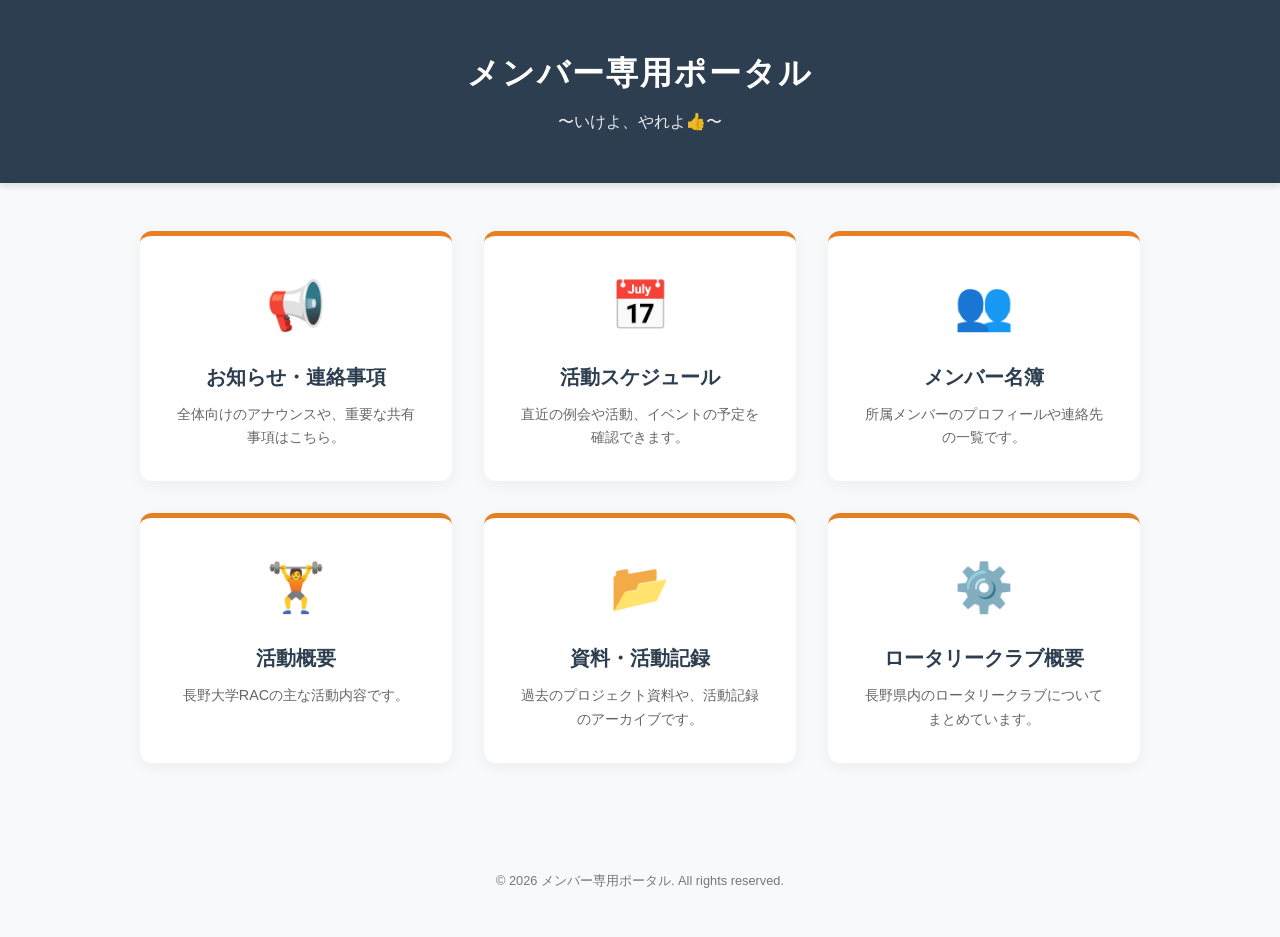
<file: index.html>
<!DOCTYPE html>
<html lang="ja">
<head>
    <meta charset="UTF-8">
    <meta name="viewport" content="width=device-width, initial-scale=1.0">
    <title>メンバー専用ポータルサイト</title>
    <link rel="stylesheet" href="style.css">

    <link rel="manifest" href="manifest.json">

    <!-- ▼▼ OneSignalのプッシュ通知用コード ▼▼ -->
    <script src="https://cdn.onesignal.com/sdks/web/v16/OneSignalSDK.page.js" defer></script>
    <script>
      window.OneSignalDeferred = window.OneSignalDeferred || [];
      OneSignalDeferred.push(async function(OneSignal) {
        await OneSignal.init({
          appId: "59951694-6a31-4065-b3e4-81be3091561f",
          notifyButton: {
            enable: true,
          },
        });
      });
    </script>

</head>

<body>
    <header>
        <h1>メンバー専用ポータル</h1>
        <p>〜いけよ、やれよ👍〜</p>
    </header>

    <main>
        <div class="card-container">            
            <!-- リンク 1 -->
            <a href="announcements.html" class="card">
                <div class="card-icon">📢</div>
                <h2>お知らせ・連絡事項</h2>
                <p>全体向けのアナウンスや、重要な共有事項はこちら。</p>
            </a>

            <!-- リンク 2 -->
            <a href="schedule.html" class="card">
                <div class="card-icon">📅</div>
                <h2>活動スケジュール</h2>
                <p>直近の例会や活動、イベントの予定を確認できます。</p>
            </a>

            <!-- リンク 3 -->
            <a href="members.html" class="card">
                <div class="card-icon">👥</div>
                <h2>メンバー名簿</h2>
                <p>所属メンバーのプロフィールや連絡先の一覧です。</p>
            </a>

            <!-- リンク 4 -->
            <a href="activityoverview.html" class="card">
                <div class="card-icon">🏋️</div>
                <h2>活動概要</h2>
                <p>長野大学RACの主な活動内容です。</p>
            </a>

            <!-- リンク 5 -->
            <a href="archive.html" class="card">
                <div class="card-icon">📂</div>
                <h2>資料・活動記録</h2>
                <p>過去のプロジェクト資料や、活動記録のアーカイブです。</p>
            </a>

            <!-- リンク 6 -->
            <a href="organization.html" class="card">
                <div class="card-icon">⚙️</div>
                <h2>ロータリークラブ概要</h2>
                <p>長野県内のロータリークラブについてまとめています。</p>
            </a>

        </div>
    </main>

    <footer>
        <p>&copy; 2026 メンバー専用ポータル. All rights reserved.</p>
    </footer>
</body>
</html>
</file>
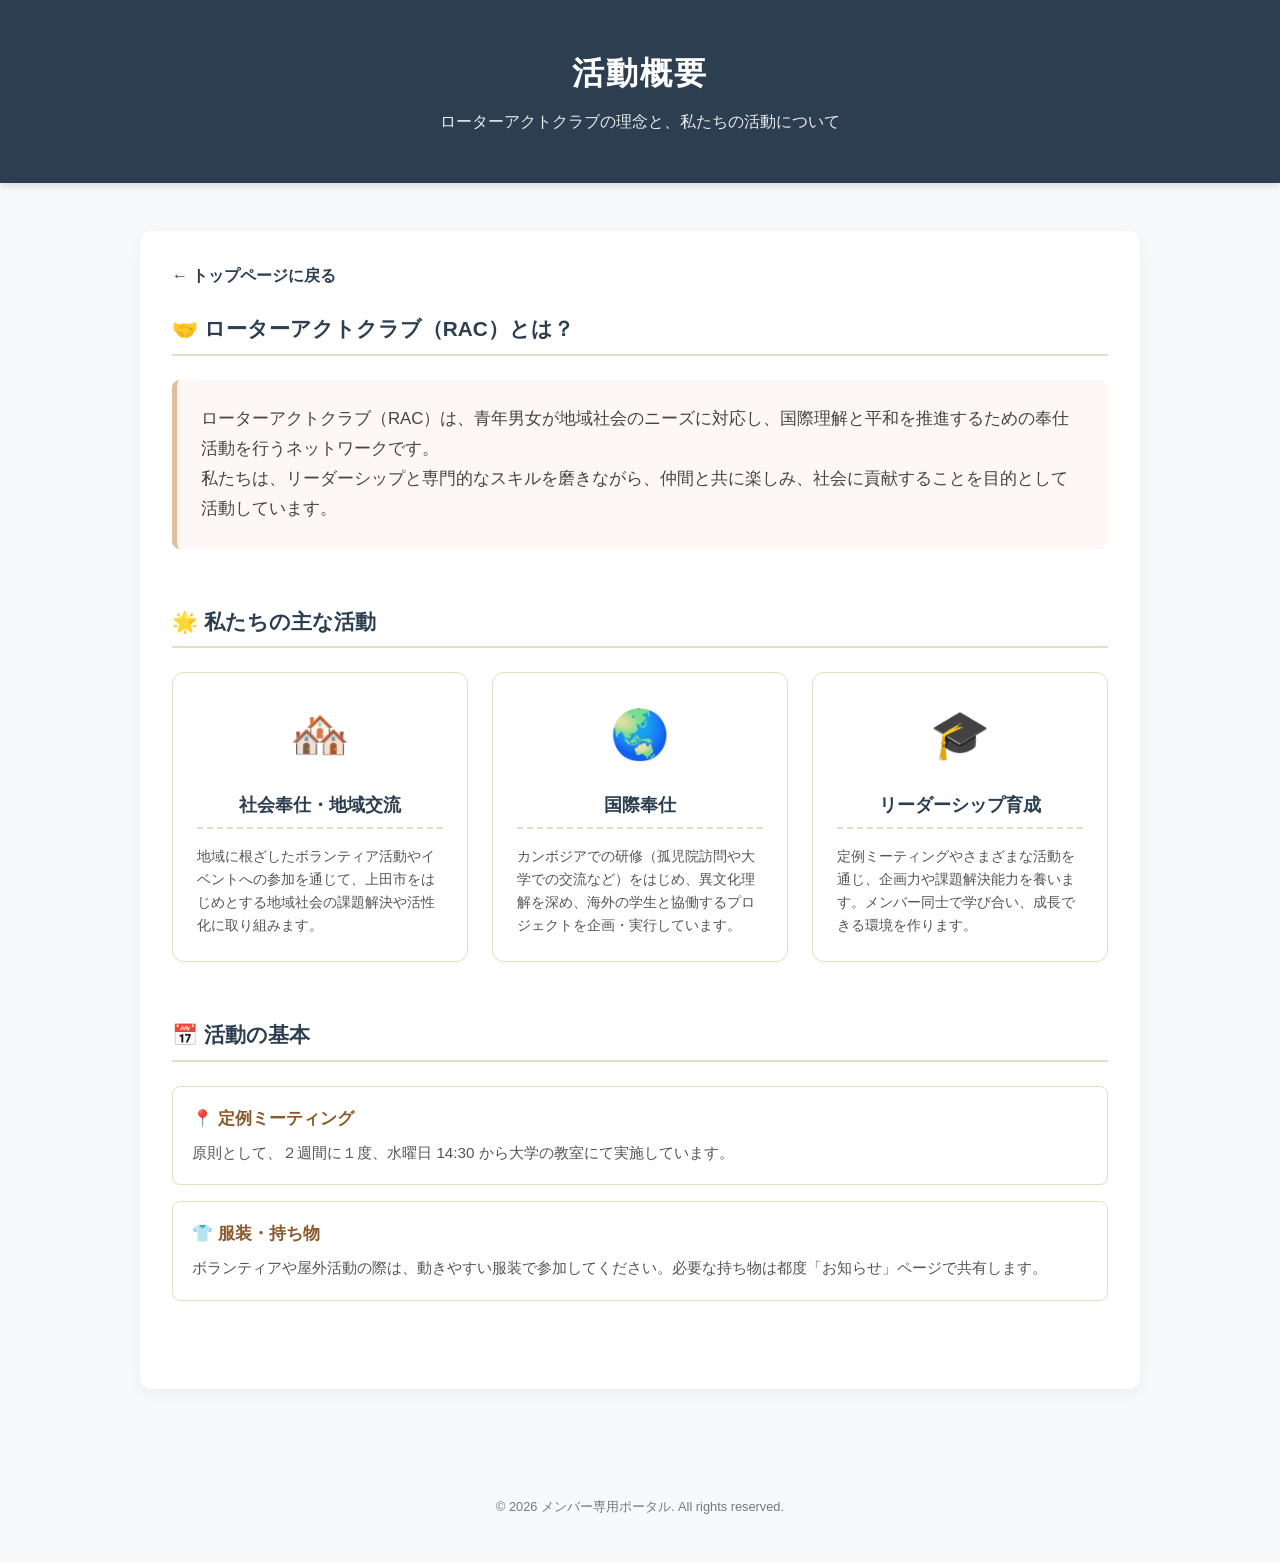
<file: activityoverview.html>
<!DOCTYPE html>
<html lang="ja">
<head>
    <meta charset="UTF-8">
    <meta name="viewport" content="width=device-width, initial-scale=1.0">
    <title>RC概要 - メンバー専用ポータル</title>
    <link rel="stylesheet" href="style.css">
</head>
<body>
    <header>
        <h1>活動概要</h1>
        <p>ローターアクトクラブの理念と、私たちの活動について</p>
    </header>

    <main>
        <div class="content-wrapper">
            <div class="back-link">
                <a href="index.html">← トップページに戻る</a>
            </div>

            <!-- ▼▼ クラブの目的・概要 ▼▼ -->
            <section class="about-section">
                <h2 class="section-title">🤝 ローターアクトクラブ（RAC）とは？</h2>
                <p class="about-text">
                    ローターアクトクラブ（RAC）は、青年男女が地域社会のニーズに対応し、国際理解と平和を推進するための奉仕活動を行うネットワークです。<br>
                    私たちは、リーダーシップと専門的なスキルを磨きながら、仲間と共に楽しみ、社会に貢献することを目的として活動しています。
                </p>
            </section>

            <!-- ▼▼ 活動の3本柱 ▼▼ -->
            <section class="about-section">
                <h2 class="section-title">🌟 私たちの主な活動</h2>
                <div class="pillar-container">
                    
                    <!-- 柱1：地域社会 -->
                    <div class="pillar-card">
                        <div class="pillar-icon">🏘️</div>
                        <h3>社会奉仕・地域交流</h3>
                        <p>地域に根ざしたボランティア活動やイベントへの参加を通じて、上田市をはじめとする地域社会の課題解決や活性化に取り組みます。</p>
                    </div>

                    <!-- 柱2：国際 -->
                    <div class="pillar-card">
                        <div class="pillar-icon">🌏</div>
                        <h3>国際奉仕</h3>
                        <p>カンボジアでの研修（孤児院訪問や大学での交流など）をはじめ、異文化理解を深め、海外の学生と協働するプロジェクトを企画・実行しています。</p>
                    </div>

                    <!-- 柱3：専門知識・リーダーシップ -->
                    <div class="pillar-card">
                        <div class="pillar-icon">🎓</div>
                        <h3>リーダーシップ育成</h3>
                        <p>定例ミーティングやさまざまな活動を通じ、企画力や課題解決能力を養います。メンバー同士で学び合い、成長できる環境を作ります。</p>
                    </div>

                </div>
            </section>

            <!-- ▼▼ 参加のルールや定例会について ▼▼ -->
            <section class="about-section">
                <h2 class="section-title">📅 活動の基本</h2>
                <div class="rule-list">
                    <div class="rule-item">
                        <h4>📍 定例ミーティング</h4>
                        <p>原則として、２週間に１度、水曜日 14:30 から大学の教室にて実施しています。</p>
                    </div>
                    <div class="rule-item">
                        <h4>👕 服装・持ち物</h4>
                        <p>ボランティアや屋外活動の際は、動きやすい服装で参加してください。必要な持ち物は都度「お知らせ」ページで共有します。</p>
                    </div>
                </div>
            </section>

        </div>
    </main>

    <footer>
        <p>&copy; 2026 メンバー専用ポータル. All rights reserved.</p>
    </footer>
</body>
</html>
</file>
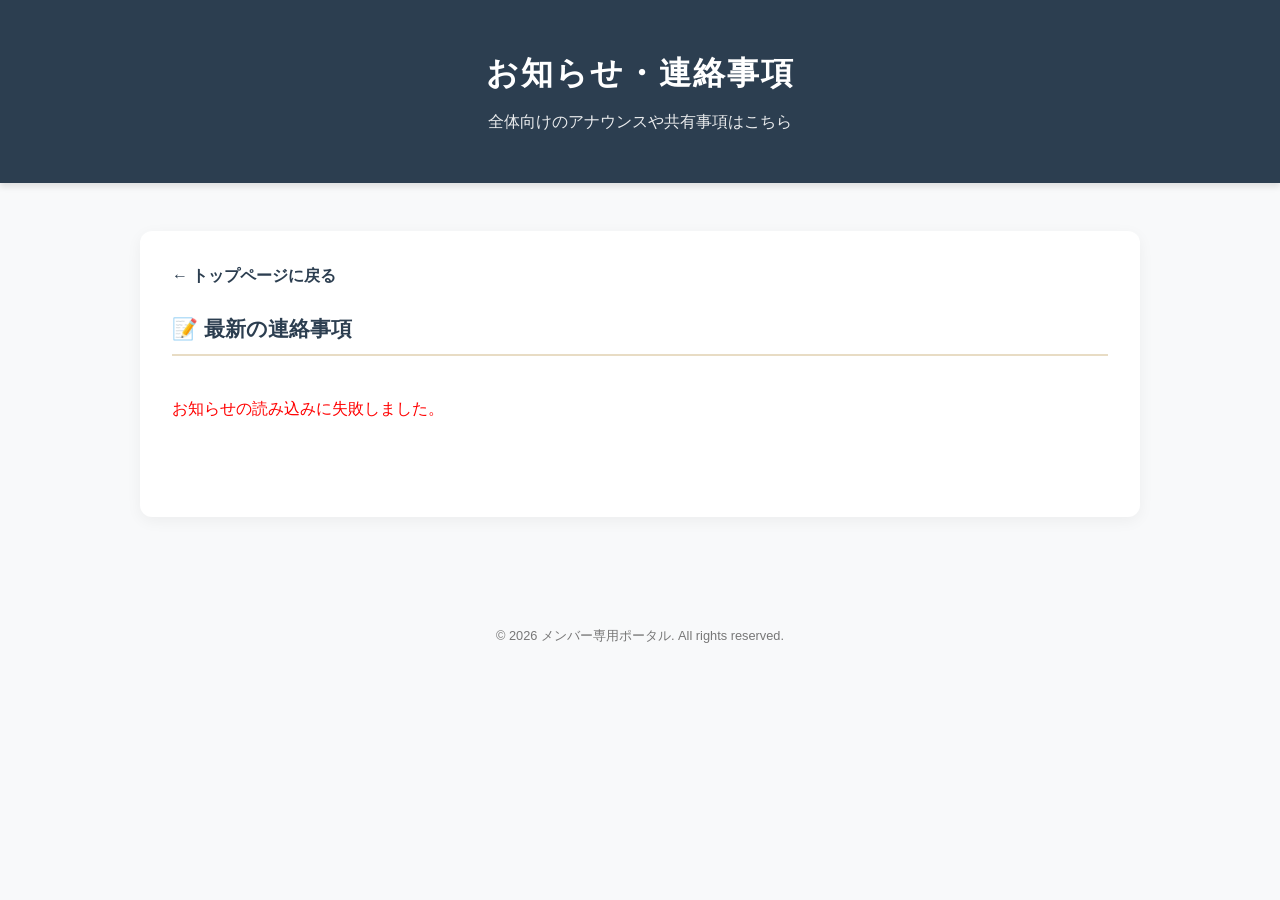
<file: announcements.html>
<!DOCTYPE html>
<html lang="ja">

<head>
    <meta charset="UTF-8">
    <meta name="viewport" content="width=device-width, initial-scale=1.0">
    <title>お知らせ・連絡事項 - メンバー専用ポータル</title>
    <link rel="stylesheet" href="style.css">
    <style>
        /* アコーディオン開閉のための追加スタイル */
        .notice-item {
            cursor: pointer;
            transition: background-color 0.2s ease;
            position: relative;
        }
        .notice-item:hover {
            background-color: #fdfaf7;
        }

        /* サブタイトルのスタイル */
        .notice-item-subtitle {
            font-size: 0.95rem;
            color: #666;
            margin: 0.4rem 0 0 0;
            font-weight: normal;
            line-height: 1.4;
        }

        /* 詳細文を最初は隠しておく設定 */
        .notice-detailed-content {
            max-height: 0;
            overflow: hidden;
            transition: max-height 0.3s ease-out, margin-top 0.3s ease, padding 0.3s ease;
            font-size: 0.95rem;
            color: #444;
            line-height: 1.6;
            padding: 0 1rem;
            box-sizing: border-box;
        }

        /* 開いたときのスタイル */
        .notice-item.is-open .notice-detailed-content {
            max-height: 2000px;
            margin-top: 1.2rem;
            padding: 1.2rem 1rem 0 1rem;
            border-top: 2px dashed #e8dcc4;
        }

        /* 矢印（▼▲）エリアのスタイル */
        .notice-toggle-icon {
            font-size: 0.85rem;
            color: #8b5a2b;
            margin-left: auto;
            white-space: nowrap;
            transition: color 0.2s ease;
        }

        .notice-item.is-open .notice-toggle-icon {
            color: var(--accent-color);
        }
    </style>
</head>

<body>
    <header>
        <h1>お知らせ・連絡事項</h1>
        <p>全体向けのアナウンスや共有事項はこちら</p>
    </header>

    <main>
        <div class="content-wrapper">
            <div class="back-link">
                <a href="index.html">← トップページに戻る</a>
            </div>

            <section class="announcement-section">
                <h2 class="section-title">📝 最新の連絡事項</h2>
                
                <div id="notice-list" class="notice-list">
                    <p style="text-align: center; color: #888;">お知らせを読み込み中...</p>
                </div>
            </section>
        </div>
    </main>

    <script>
        const GAS_URL = 'https://script.google.com/macros/s/AKfycbxqPhfeTCXsr4PeqbBVQ0OT_2q63hTkm8KmRtqsVvWKRz7ks5SVUGtCjIsBrabGRIya/exec';

        const categoryClasses = {
            '国内向け': 'practice',
            'その他': 'meeting',
            '海外向け': 'event',
            '全体': 'document'
        };

        async function fetchAnnouncements() {
            try {
                const response = await fetch(GAS_URL);
                const data = await response.json();
                
                const container = document.getElementById('notice-list');
                container.innerHTML = '';

                // 最新順にひっくり返して表示
                data.reverse().forEach(item => {
                    // 安全な日付変換処理
                    let dateStr = '---';
                    if (item['日付']) {
                        let cleanDate = String(item['日付'])
                                        .replace(/\//g, '.')
                                        .replace('年', '.')
                                        .replace('月', '.')
                                        .replace('日', '');
                        
                        if (cleanDate.includes(' ')) {
                            cleanDate = cleanDate.split(' ')[0];
                        }
                        dateStr = cleanDate;
                    }
                    
                    const categoryClass = categoryClasses[item['カテゴリー']] || 'default-category';

                    // 【修正】D列のデータを「サブタイトル」として読み込みます
                    const subtitleHTML = item['サブタイトル'] ? `<p class="notice-item-subtitle">${item['サブタイトル']}</p>` : '';
                    
                    // クリックして開く詳細文（E列）
                    const hasDetail = item['詳細'] ? true : false;
                    const toggleIconHTML = hasDetail ? `<span class="notice-toggle-icon">詳細を見る▼</span>` : '';
                    const detailHTML = hasDetail ? `
                        <div class="notice-detailed-content">
                            ${item['詳細'].replace(/\n/g, '<br>')}
                        </div>
                    ` : '';

                    const newsHTML = `
                        <div class="notice-item ${categoryClass}" ${hasDetail ? 'onclick="toggleNotice(this)"' : ''}>
                            <div class="notice-meta">
                                <span class="news-date">${dateStr}</span>
                                <span class="badge ${categoryClass}">${item['カテゴリー']}</span>
                                ${toggleIconHTML}
                            </div>
                            <div class="notice-body">
                                <h3 class="notice-item-title">${item['タイトル']}</h3>
                                ${subtitleHTML}
                                ${detailHTML}
                            </div>
                        </div>
                    `;
                    container.insertAdjacentHTML('beforeend', newsHTML);
                });

            } catch (error) {
                console.error(error);
                document.getElementById('notice-list').innerHTML = '<p style="color: red;">お知らせの読み込みに失敗しました。</p>';
            }
        }

        // アコーディオンを開閉させ、文字も切り替える関数
        function toggleNotice(element) {
            element.classList.toggle('is-open');
            const toggleText = element.querySelector('.notice-toggle-icon');
            
            if (element.classList.contains('is-open')) {
                toggleText.textContent = '詳細を閉じる▲';
            } else {
                toggleText.textContent = '詳細を見る▼';
            }
        }

        fetchAnnouncements();
    </script>

    <footer>
        <p>&copy; 2026 メンバー専用ポータル. All rights reserved.</p>
    </footer>

</body>
</html>
</file>
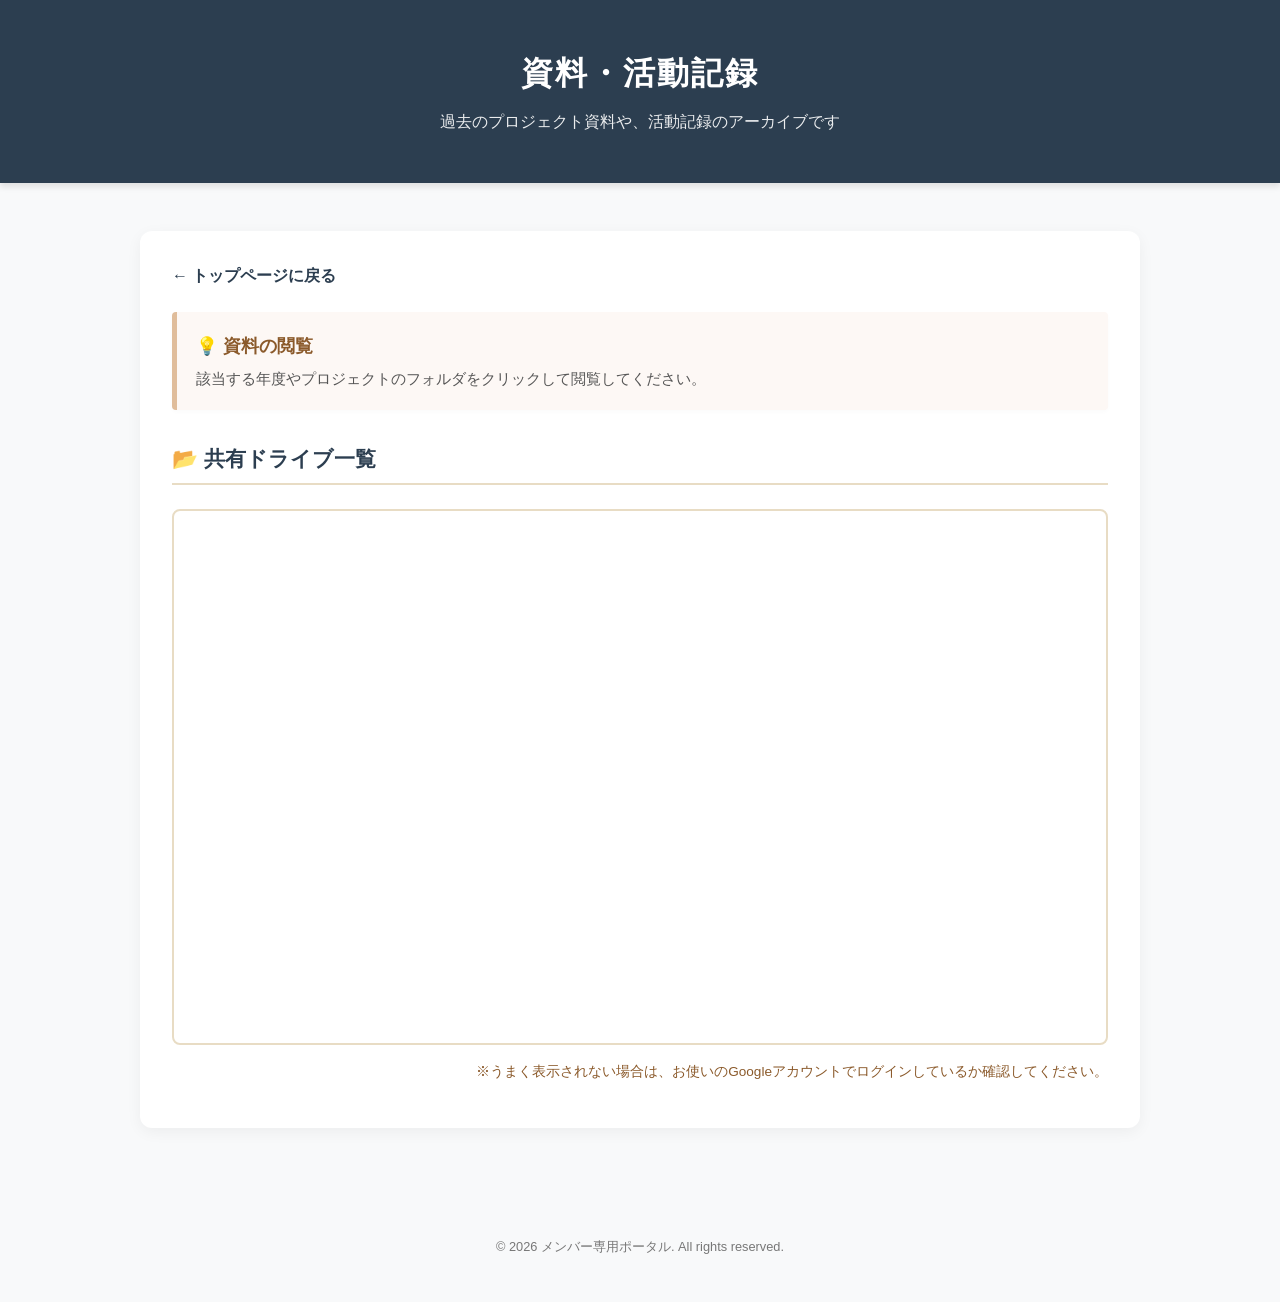
<file: archive.html>
<!DOCTYPE html>
<html lang="ja">
<head>
    <meta charset="UTF-8">
    <meta name="viewport" content="width=device-width, initial-scale=1.0">
    <title>資料・活動記録 - メンバー専用ポータル</title>
    <link rel="stylesheet" href="style.css">
</head>
<body>
    <header>
        <h1>資料・活動記録</h1>
        <p>過去のプロジェクト資料や、活動記録のアーカイブです</p>
    </header>

    <main>
        <div class="content-wrapper">
            <div class="back-link">
                <a href="index.html">← トップページに戻る</a>
            </div>

            <!-- ドライブの運用ルールなどの案内 -->
            <div class="drive-note">
                <strong>💡 資料の閲覧</strong>
                <p>該当する年度やプロジェクトのフォルダをクリックして閲覧してください。</p>
            </div>

            <!-- ▼▼ Googleドライブ埋め込みエリア ▼▼ -->
            <h2 class="section-title">📂 共有ドライブ一覧</h2>
            
            <div class="google-drive-wrapper">
                <!-- ここにGoogleドライブのiframeコードを貼り付けます -->
                <iframe src="https://drive.google.com/embeddedfolderview?id=1NOw6O_0CAxCqNSeFvDcewXDb_sNtJ3eL#grid" width="100%" height="500" frameborder="0"></iframe>
            </div>
            
            <div class="calendar-note">
                <p>※うまく表示されない場合は、お使いのGoogleアカウントでログインしているか確認してください。</p>
            </div>
            <!-- ▲▲ Googleドライブ埋め込みエリア ▲▲ -->

        </div>
    </main>

    <footer>
        <p>&copy; 2026 メンバー専用ポータル. All rights reserved.</p>
    </footer>
</body>
</html>
</file>
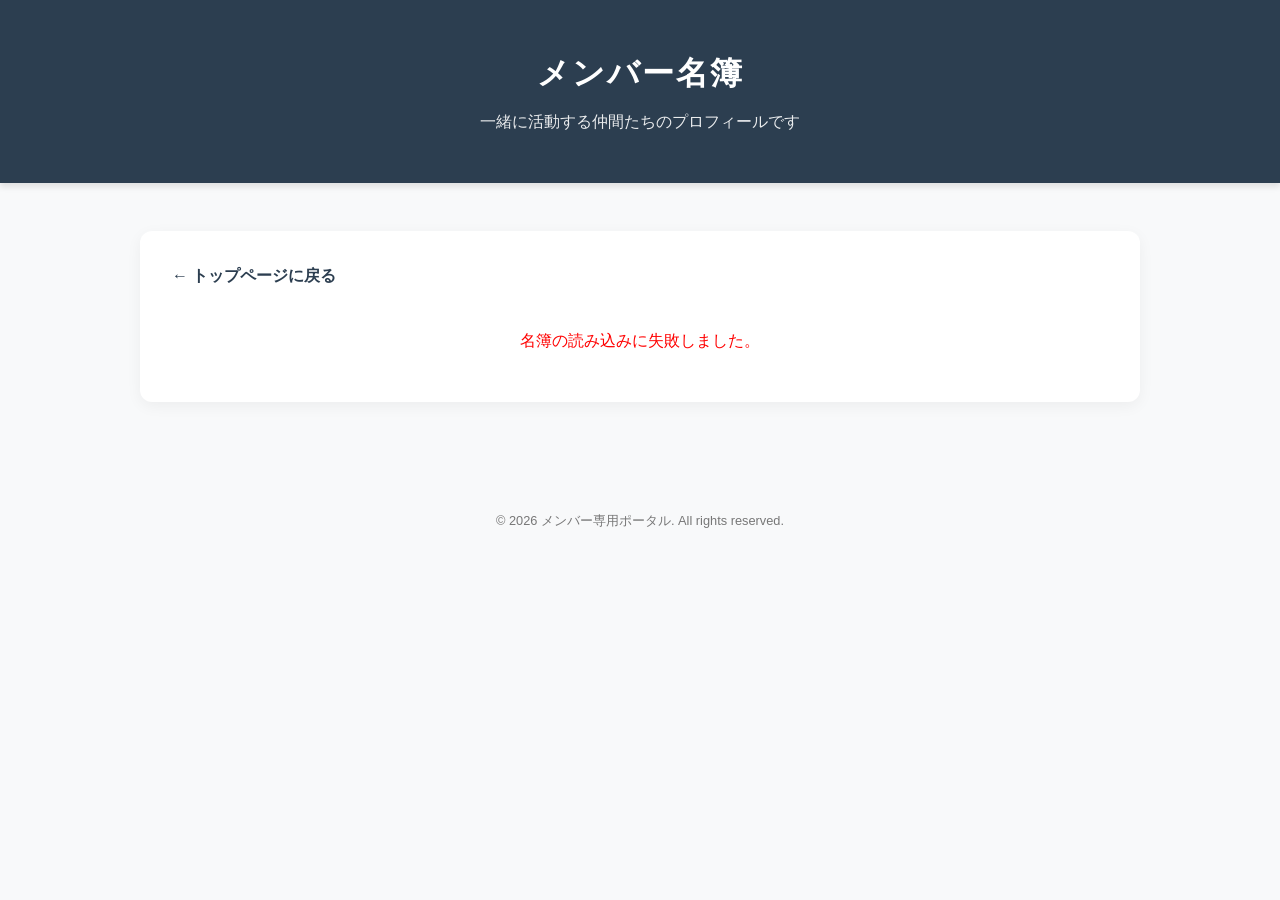
<file: members.html>
<!DOCTYPE html>
<html lang="ja">
<head>
    <meta charset="UTF-8">
    <meta name="viewport" content="width=device-width, initial-scale=1.0">
    <title>メンバー名簿 - メンバー専用ポータル</title>
    <link rel="stylesheet" href="style.css">
</head>
<body>
    <header>
        <h1>メンバー名簿</h1>
        <p>一緒に活動する仲間たちのプロフィールです</p>
    </header>

    <main>
        <div class="content-wrapper">
            <div class="back-link">
                <a href="index.html">← トップページに戻る</a>
            </div>

            <!-- ▼▼ メンバー名簿のグリッド（データが読み込まれる場所） ▼▼ -->
            <div id="member-grid" class="member-grid">
                <p style="text-align: center; color: #888; grid-column: 1 / -1;">名簿を読み込み中...</p>
            </div>
        </div>
    </main>
    
    <!-- ▼▼ スプレッドシートを読み込むプログラム ▼▼ -->
    <script>
        // 【重要】ここにステップ2でコピーしたURLを貼り付けます！
        const GAS_URL = 'https://script.google.com/macros/s/AKfycbzjq974hWZY1-Z0lGH5EWiAjy2IWL8MoDDyCPjRoIN4T5gkbVtzQrQ2jemOoke-FL7C/exec';

        // 役職に合わせた色のクラス（CSSと連動）
        const roleClasses = {
            '会長': 'president',
            '幹事': 'secretary',
            '会計': 'treasurer',
            '会長エレクト': 'president-elect',
            '幹事補佐': 'sub-secretary'
            // 'メンバー' など指定がない場合はデフォルトの色になります
        };

        async function fetchMembers() {
            try {
                const response = await fetch(GAS_URL);
                const data = await response.json();
                
                const container = document.getElementById('member-grid');
                container.innerHTML = ''; // 「読み込み中」の文字を消す

                data.forEach(item => {
                    // 役職の色分け設定
                    const roleClass = roleClasses[item['役職']] || '';
                    const roleHTML = item['役職'] ? `<span class="member-role ${roleClass}">${item['役職']}</span>` : '';

                    // タグが空欄の場合は表示しない設定
                    const tag1HTML = item['タグ1'] ? `<span class="tag">${item['タグ1']}</span>` : '';
                    const tag2HTML = item['タグ2'] ? `<span class="tag">${item['タグ2']}</span>` : '';

                    // アイコンが空欄の場合はデフォルトで👤を表示
                    const icon = item['アイコン'] || '👤';

                    const memberHTML = `
                        <div class="member-card">
                            <div class="member-icon">${icon}</div>
                            <div class="member-info">
                                <h3 class="member-name">${item['名前']} ${roleHTML}</h3>
                                <p class="member-dept">${item['学部・学年']}</p>
                                <div class="member-tags">
                                    ${tag1HTML}
                                    ${tag2HTML}
                                </div>
                                <p class="member-comment">${item['ひとこと'].replace(/\n/g, '<br>')}</p>
                            </div>
                        </div>
                    `;
                    container.insertAdjacentHTML('beforeend', memberHTML);
                });
            } catch (error) {
                document.getElementById('member-grid').innerHTML = '<p style="color: red; grid-column: 1 / -1; text-align: center;">名簿の読み込みに失敗しました。</p>';
            }
        }

        // ページが開かれたら自動で読み込みをスタート
        fetchMembers();
    </script>
</body>
</html>
        </div>
    </main>

    <footer>
        <p>&copy; 2026 メンバー専用ポータル. All rights reserved.</p>
    </footer>
</body>
</html>
</file>
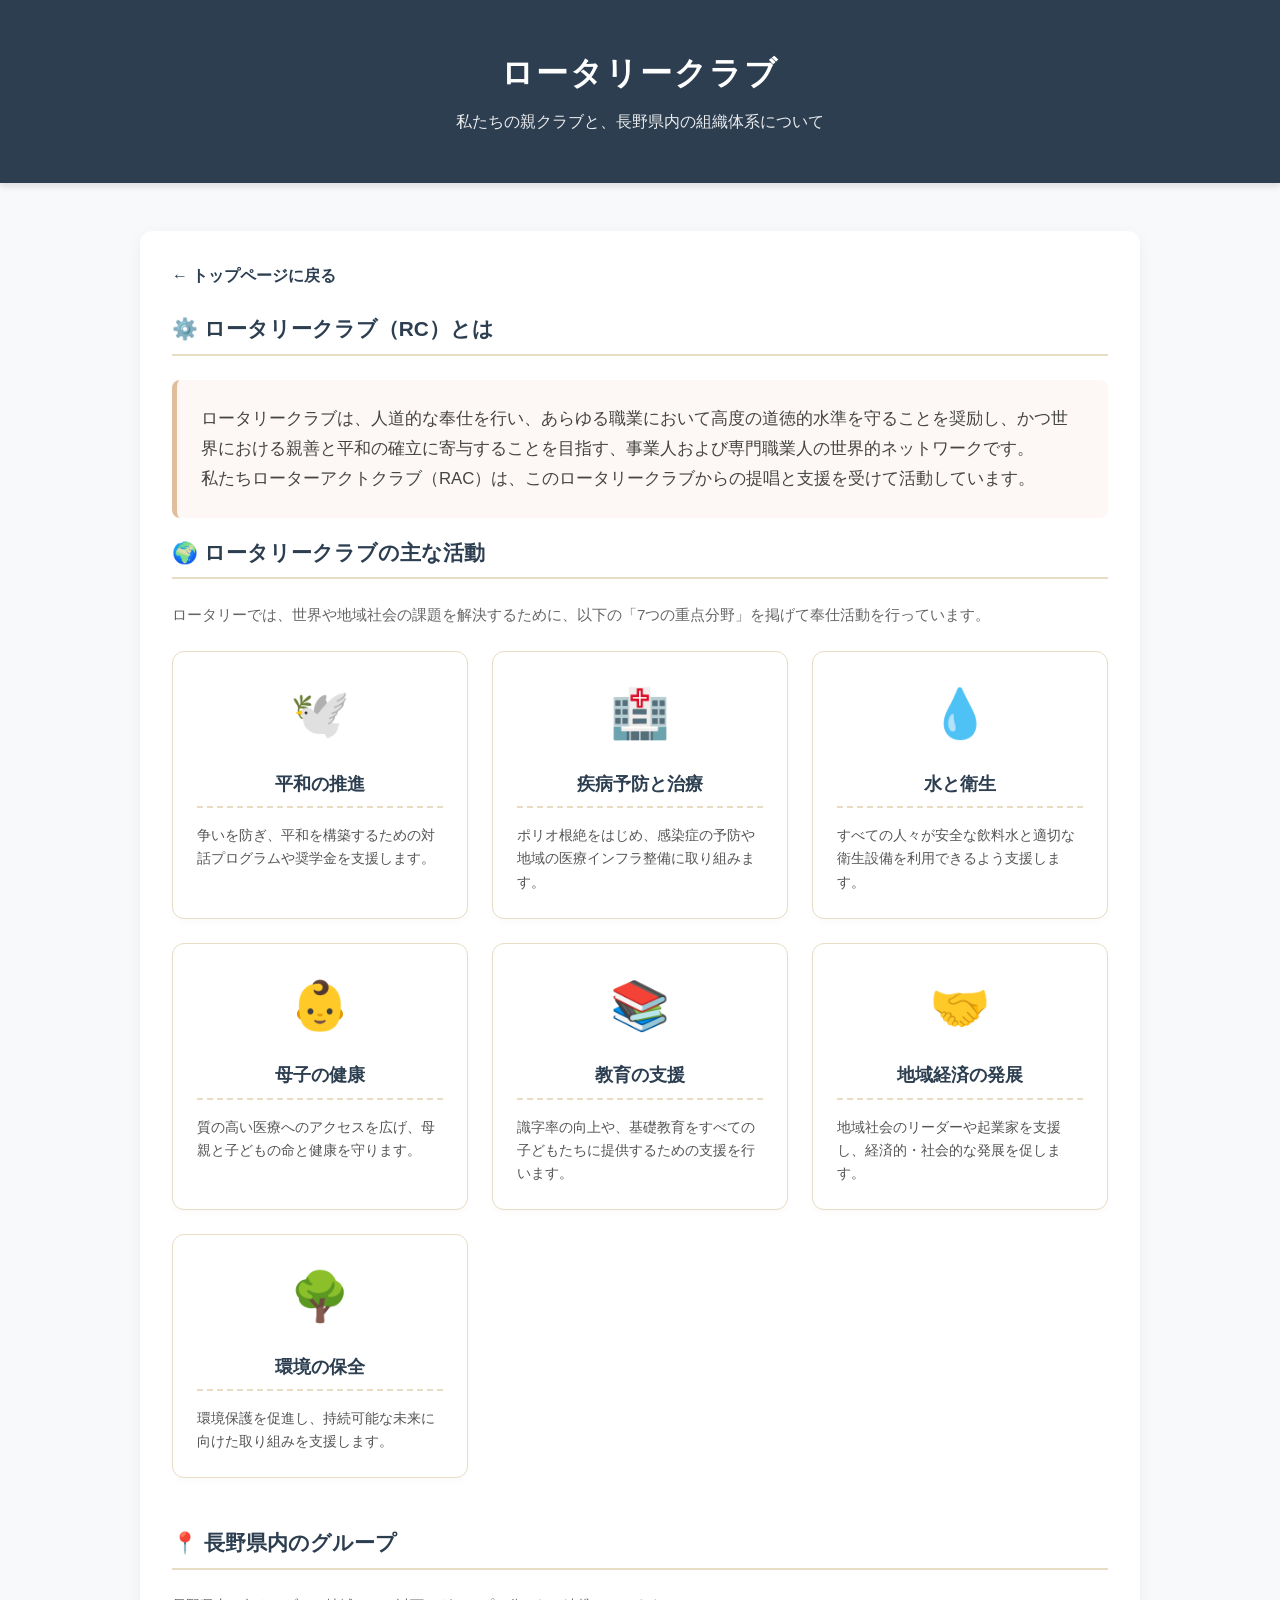
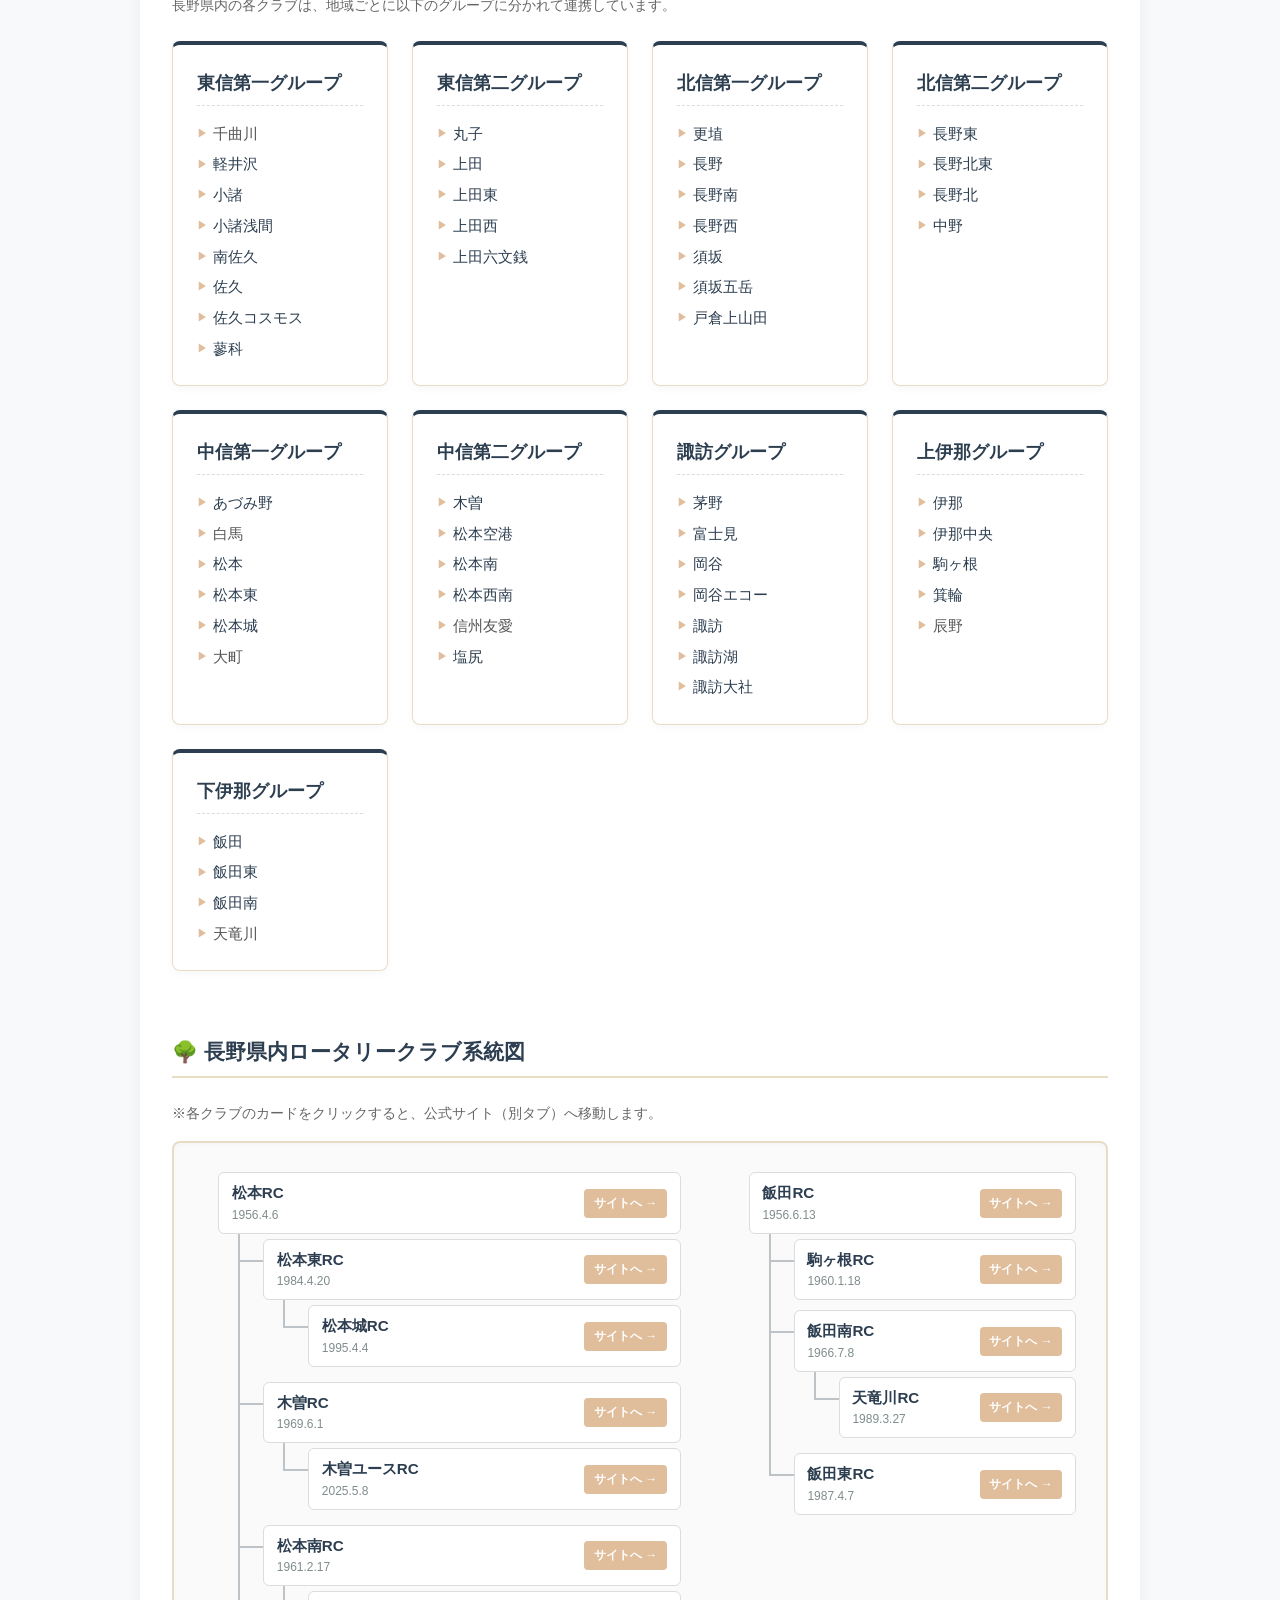
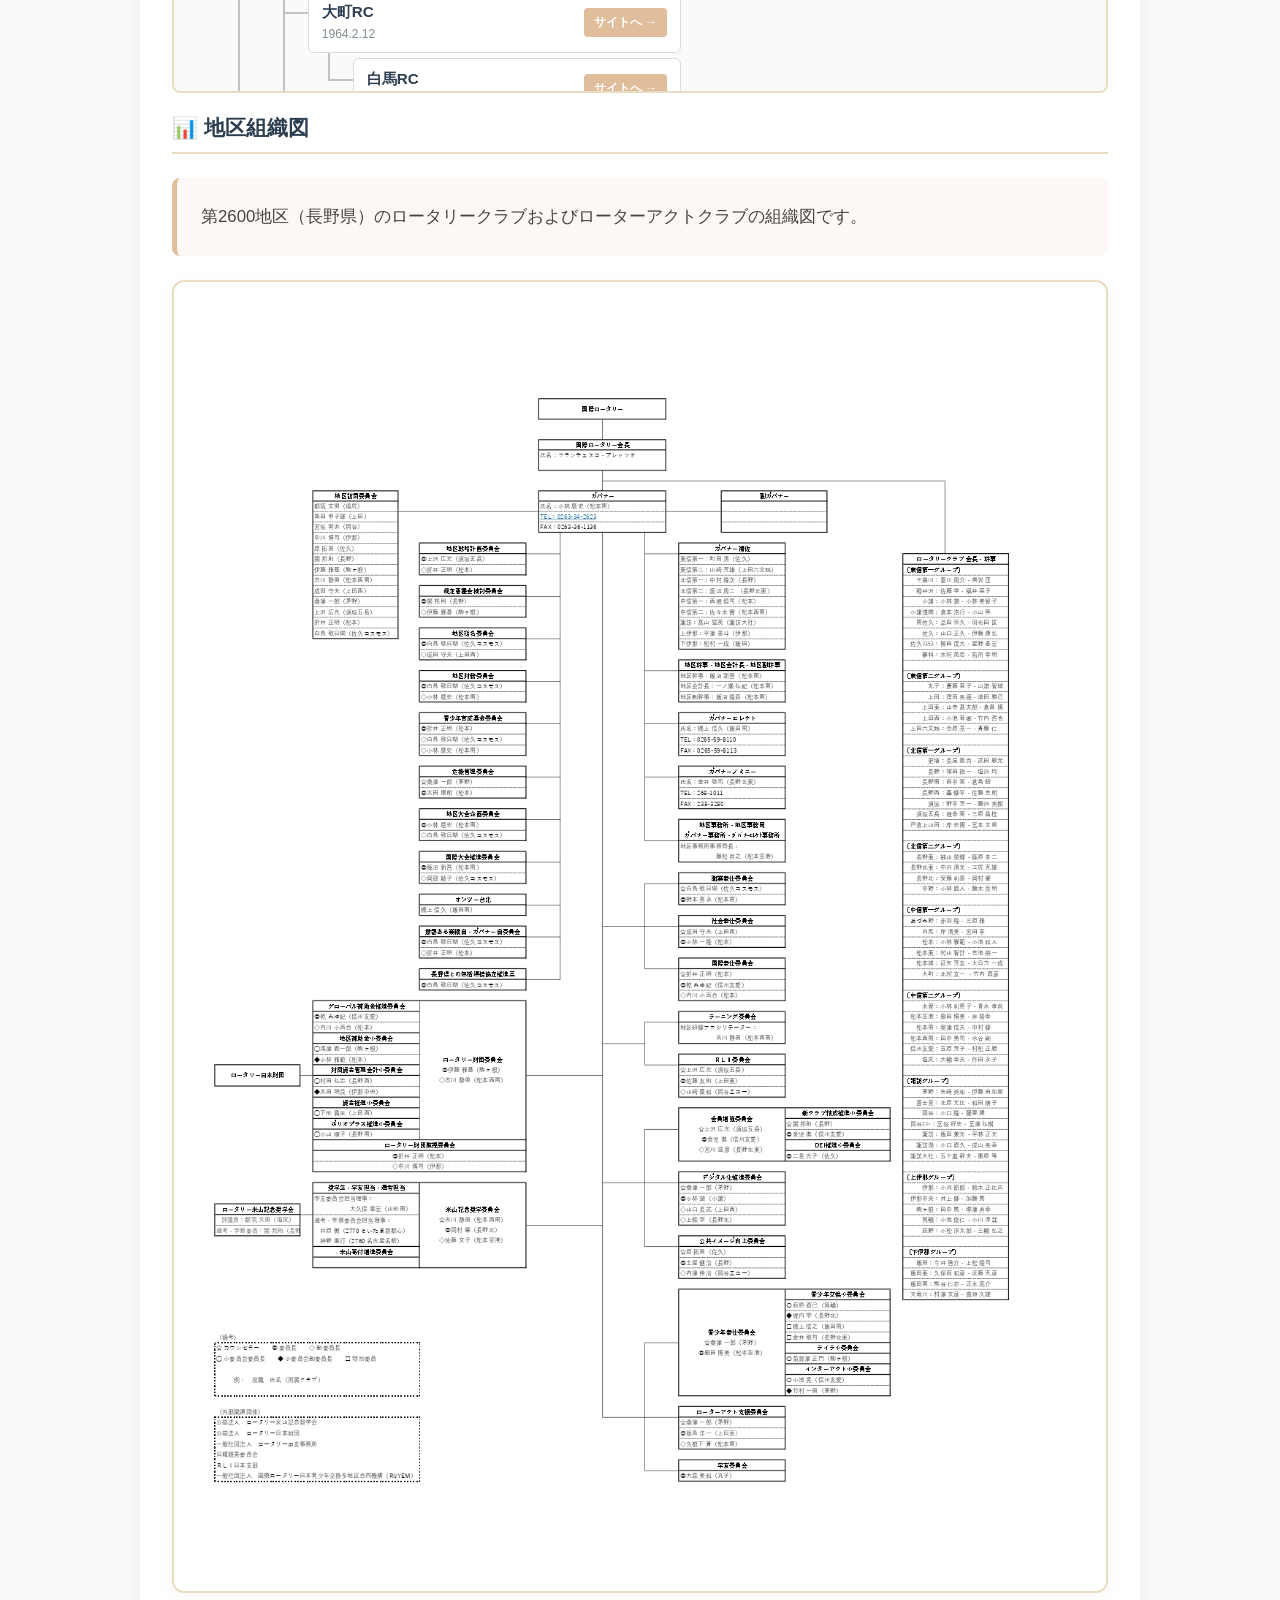
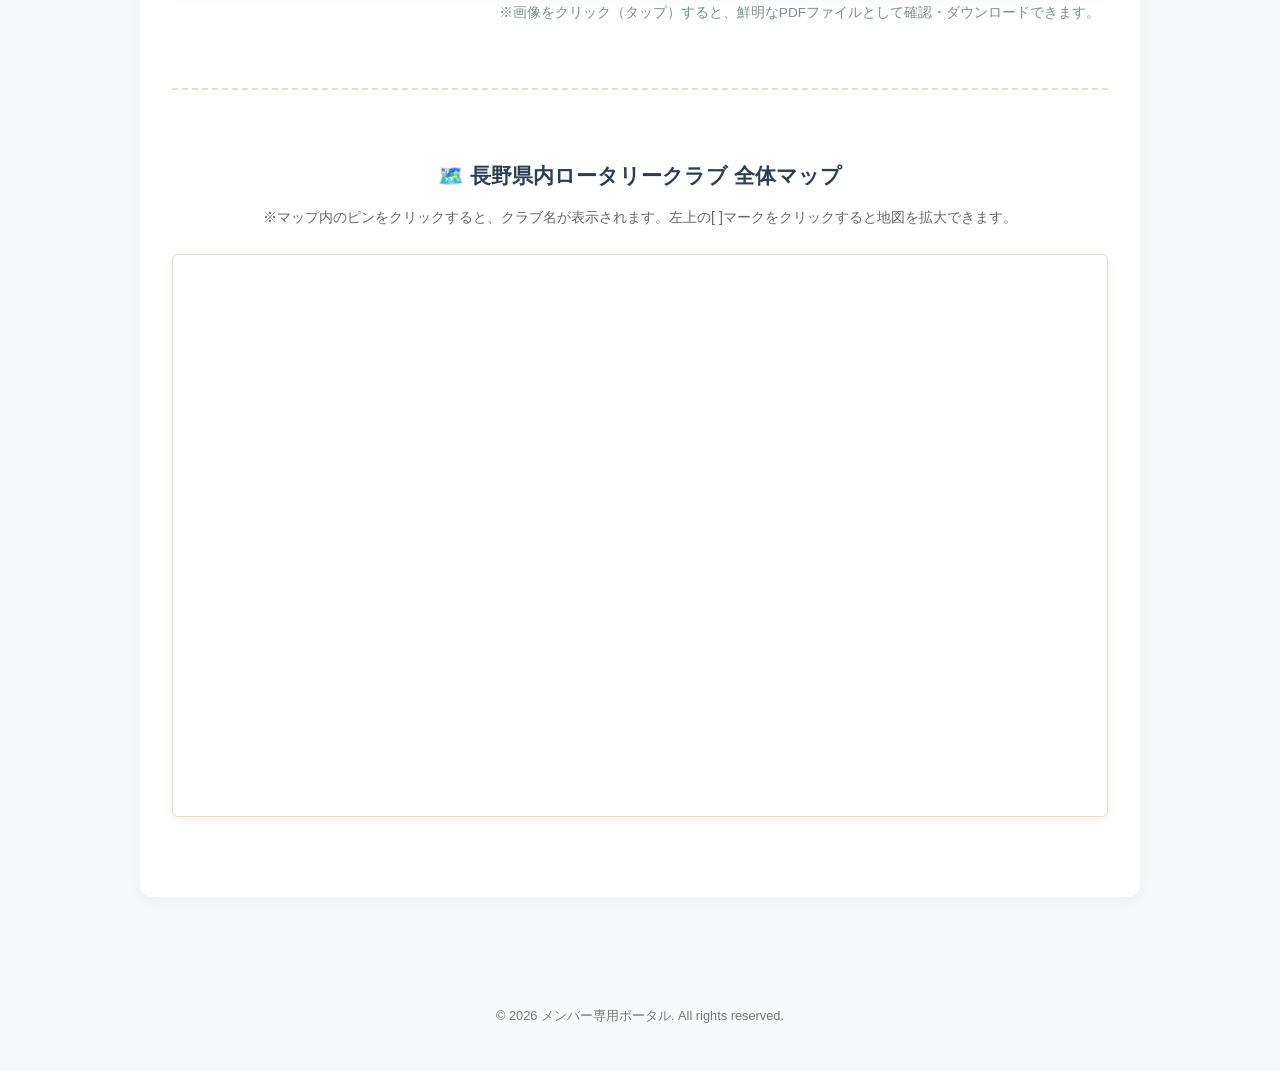
<file: organization.html>
<!DOCTYPE html>
<html lang="ja">
<head>
    <meta charset="UTF-8">
    <meta name="viewport" content="width=device-width, initial-scale=1.0">
    <title>ロータリークラブ - メンバー専用ポータル</title>
    <link rel="stylesheet" href="style.css">
</head>
<body>
    <header>
        <h1>ロータリークラブ</h1>
        <p>私たちの親クラブと、長野県内の組織体系について</p>
    </header>

    <main>
        <div class="content-wrapper">
            <div class="back-link">
                <a href="index.html">← トップページに戻る</a>
            </div>

            <!-- ▼▼ 前半：ロータリークラブ概要 ▼▼ -->
            <section class="rotary-intro">
                <h2 class="section-title">⚙️ ロータリークラブ（RC）とは</h2>
                <div class="about-text">
                    ロータリークラブは、人道的な奉仕を行い、あらゆる職業において高度の道徳的水準を守ることを奨励し、かつ世界における親善と平和の確立に寄与することを目指す、事業人および専門職業人の世界的ネットワークです。<br>
                    私たちローターアクトクラブ（RAC）は、このロータリークラブからの提唱と支援を受けて活動しています。
                </div>
            </section>

            <!-- ▼▼ 主な活動 ▼▼ -->
            <section class="rotary-activities">
                <h2 class="section-title">🌍 ロータリークラブの主な活動</h2>
                <p style="color: #666; font-size: 0.95rem; margin-bottom: 1.5rem;">ロータリーでは、世界や地域社会の課題を解決するために、以下の「7つの重点分野」を掲げて奉仕活動を行っています。</p>
                
                <div class="pillar-container">
                    
                    <div class="pillar-card">
                        <div class="pillar-icon">🕊️</div>
                        <h3>平和の推進</h3>
                        <p>争いを防ぎ、平和を構築するための対話プログラムや奨学金を支援します。</p>
                    </div>

                    <div class="pillar-card">
                        <div class="pillar-icon">🏥</div>
                        <h3>疾病予防と治療</h3>
                        <p>ポリオ根絶をはじめ、感染症の予防や地域の医療インフラ整備に取り組みます。</p>
                    </div>

                    <div class="pillar-card">
                        <div class="pillar-icon">💧</div>
                        <h3>水と衛生</h3>
                        <p>すべての人々が安全な飲料水と適切な衛生設備を利用できるよう支援します。</p>
                    </div>

                    <div class="pillar-card">
                        <div class="pillar-icon">👶</div>
                        <h3>母子の健康</h3>
                        <p>質の高い医療へのアクセスを広げ、母親と子どもの命と健康を守ります。</p>
                    </div>

                    <div class="pillar-card">
                        <div class="pillar-icon">📚</div>
                        <h3>教育の支援</h3>
                        <p>識字率の向上や、基礎教育をすべての子どもたちに提供するための支援を行います。</p>
                    </div>

                    <div class="pillar-card">
                        <div class="pillar-icon">🤝</div>
                        <h3>地域経済の発展</h3>
                        <p>地域社会のリーダーや起業家を支援し、経済的・社会的な発展を促します。</p>
                    </div>

                    <div class="pillar-card">
                        <div class="pillar-icon">🌳</div>
                        <h3>環境の保全</h3>
                        <p>環境保護を促進し、持続可能な未来に向けた取り組みを支援します。</p>
                    </div>

                </div>
            </section>

            <!-- ▼▼ 長野県内のグループ分け ▼▼ -->
            <section class="rotary-groups-section">
                <h2 class="section-title">📍 長野県内のグループ</h2>
                <p style="color: #666; font-size: 0.9rem; margin-bottom: 1.5rem;">長野県内の各クラブは、地域ごとに以下のグループに分かれて連携しています。</p>
                
                <div class="groups-container">
                    <!-- グループ1：東信第一 -->
                    <div class="group-card">
                        <h3 class="group-title">東信第一グループ</h3>
                        <ul class="group-list">
                            <li>千曲川</li>
                            <li><a href="https://www.karuizawa-rc.jp/" target="_blank">軽井沢</a></li>
                            <li><a href="https://www.komororotary.com/" target="_blank">小諸</a></li>
                            <li><a href="https://www.komoroasamarc.com/" target="_blank">小諸浅間</a></li>
                            <li><a href="https://r.goope.jp/msaku-rc/" target="_blank">南佐久</a></li>
                            <li><a href="https://saku-rc.jp/" target="_blank">佐久</a></li>
                            <li><a href="http://www.sakucosmos-rc.jp/" target="_blank">佐久コスモス</a></li>
                            <li><a href="http://www.tateshina-rc.gr.jp/" target="_blank">蓼科</a></li>
                        </ul>
                    </div>

                    <!-- グループ2：東信第二 -->
                    <div class="group-card">
                        <h3 class="group-title">東信第二グループ</h3>
                        <ul class="group-list">
                            <li><a href="https://maruko-rc.org/" target="_blank">丸子</a></li>
                            <li><a href="https://www.ueda-rc.jp/" target="_blank">上田</a></li>
                            <li><a href="http://www6.ueda.ne.jp/~uedaeast-rc/" target="_blank">上田東</a></li>
                            <li><a href="http://www.uedawest-rc.jp/" target="_blank">上田西</a></li>
                            <li><a href="http://www6.ueda.ne.jp/~ueda6rc/" target="_blank">上田六文銭</a></li>
                        </ul>
                    </div>

                    <!-- グループ3：北信第一 -->
                    <div class="group-card">
                        <h3 class="group-title">北信第一グループ</h3>
                        <ul class="group-list">
                            <li><a href="http://www.koshokurc.jp/" target="_blank">更埴</a></li>
                            <li><a href="http://www.nagano-rc.jp/" target="_blank">長野</a></li>
                            <li><a href="http://www.grn.janis.or.jp/~naganos-rc/" target="_blank">長野南</a></li>
                            <li><a href="http://nagano-west-rc.myserver.ne.jp/" target="_blank">長野西</a></li>
                            <li><a href="https://rotary.suzaka.net/" target="_blank">須坂</a></li>
                            <li><a href="https://blog.suzaka.jp/gogaku" target="_blank">須坂五岳</a></li>
                            <li><a href="http://www.tk-rc.com/" target="_blank">戸倉上山田</a></li>
                        </ul>
                    </div>

                    <!-- グループ4：北信第二 -->
                    <div class="group-card">
                        <h3 class="group-title">北信第二グループ</h3>
                        <ul class="group-list">
                            <li><a href="https://www.neast-rc.jp/" target="_blank">長野東</a></li>
                            <li><a href="http://www.nne-rc.org/" target="_blank">長野北東</a></li>
                            <li><a href="http://w1.avis.ne.jp/~n-kita/index2.htm" target="_blank">長野北</a></li>
                            <li><a href="https://www.nakanorc.com/" target="_blank">中野</a></li>
                        </ul>
                    </div>

                    <!-- グループ5：中信第一 -->
                    <div class="group-card">
                        <h3 class="group-title">中信第一グループ</h3>
                        <ul class="group-list">
                            <li><a href="http://www.azumino-rotaryclub.jp/" target="_blank">あづみ野</a></li>
                            <li>白馬</li>
                            <li><a href="http://www.matsumoto-rc.jp/" target="_blank">松本</a></li>
                            <li><a href="https://matsumotoeast-rc.org/" target="_blank">松本東</a></li>
                            <li><a href="https://oshiro-rc.jp/" target="_blank">松本城</a></li>
                            <li>大町</li>
                        </ul>
                    </div>

                    <!-- グループ6：中信第二 -->
                    <div class="group-card">
                        <h3 class="group-title">中信第二グループ</h3>
                        <ul class="group-list">
                            <li><a href="https://kiso.mypl.net/shop/00000364955/" target="_blank">木曽</a></li>
                            <li><a href="https://rcair.jp/" target="_blank">松本空港</a></li>
                            <li><a href="https://matsumotosouth-rc.org/" target="_blank">松本南</a></li>
                            <li><a href="https://www.matsumotosouthwest.org/" target="_blank">松本西南</a></li>
                            <li>信州友愛</li>
                            <li><a href="https://shiojirirc.jpn.org/index.html" target="_blank">塩尻</a></li>
                        </ul>
                    </div>

                    <!-- グループ7：諏訪 -->
                    <div class="group-card">
                        <h3 class="group-title">諏訪グループ</h3>
                        <ul class="group-list">
                            <li><a href="https://www.chinorc.jp/" target="_blank">茅野</a></li>
                            <li><a href="http://www.fujimirc.net/index.html" target="_blank">富士見</a></li>
                            <li><a href="https://okayarc.org/" target="_blank">岡谷</a></li>
                            <li><a href="https://www.okayaecho-rotary.club/" target="_blank">岡谷エコー</a></li>
                            <li><a href="http://suwarc.lake.gr.jp/" target="_blank">諏訪</a></li>
                            <li><a href="http://www.suwakorc.net/" target="_blank">諏訪湖</a></li>
                            <li><a href="https://www.lcv.ne.jp/~taisharc/" target="_blank">諏訪大社</a></li>
                        </ul>
                    </div>

                    <!-- グループ8：上伊那 -->
                    <div class="group-card">
                        <h3 class="group-title">上伊那グループ</h3>
                        <ul class="group-list">
                            <li><a href="https://ina-rc.org/" target="_blank">伊那</a></li>
                            <li><a href="http://inachuo-rc.com/" target="_blank">伊那中央</a></li>
                            <li><a href="http://www.rckoma.jp/" target="_blank">駒ヶ根</a></li>
                            <li><a href="https://www.facebook.com/minowa.rc/" target="_blank">箕輪</a></li>
                            <li>辰野</li>
                        </ul>
                    </div>

                    <!-- グループ9：下伊那 -->
                    <div class="group-card">
                        <h3 class="group-title">下伊那グループ</h3>
                        <ul class="group-list">
                            <li><a href="http://iidarotary.com/" target="_blank">飯田</a></li>
                            <li><a href="http://www.iidaeast-rc.com/index.html" target="_blank">飯田東</a></li>
                            <li><a href="https://iida-southrc.jimdofree.com/" target="_blank">飯田南</a></li>
                            <li>天竜川</li>
                        </ul>
                    </div>
                </div>
            </section>

            <!-- ▼▼ 後半：系統図（コンパクト・スクロール版） ▼▼ -->
            <section class="rotary-tree-section">
                <h2 class="section-title">🌳 長野県内ロータリークラブ系統図</h2>
                <p style="color: #666; font-size: 0.9rem; margin-bottom: 1rem;">※各クラブのカードをクリックすると、公式サイト（別タブ）へ移動します。</p>
                
                <!-- ▼ 追加：スクロールできる窓 ▼ -->
                <div class="tree-scroll-box">
                    <div class="tree">
                        
                        <!-- 松本RC系統 -->
                        <ul>
                            <li>
                                <a href="http://www.matsumoto-rc.jp/" target="_blank" class="node">
                                    <h3>松本RC</h3>
                                    <p>1956.4.6</p>
                                    <span class="link-text">サイトへ &rarr;</span>
                                </a>
                                <ul>
                                    <li>
                                        <a href="https://matsumotoeast-rc.org/" target="_blank" class="node">
                                            <h3>松本東RC</h3>
                                            <p>1984.4.20</p>
                                            <span class="link-text">サイトへ &rarr;</span>
                                        </a>
                                        <ul>
                                            <li>
                                                <a href="https://oshiro-rc.jp/" target="_blank" class="node">
                                                    <h3>松本城RC</h3>
                                                    <p>1995.4.4</p>
                                                    <span class="link-text">サイトへ &rarr;</span>
                                                </a>
                                            </li>
                                        </ul>
                                    </li>
                                    <li>
                                        <a href="https://kiso.mypl.net/shop/00000364955/" target="_blank" class="node">
                                            <h3>木曽RC</h3>
                                            <p>1969.6.1</p>
                                            <span class="link-text">サイトへ &rarr;</span>
                                        </a>
                                        <ul>
                                            <li>
                                                <a href="https://www.youtube.com/" target="_blank" class="node">
                                                    <h3>木曽ユースRC</h3>
                                                    <p>2025.5.8</p>
                                                    <span class="link-text">サイトへ &rarr;</span>
                                                </a>
                                            </li>
                                        </ul>
                                    </li>
                                    <li>
                                        <a href="https://matsumotosouth-rc.org/" target="_blank" class="node">
                                            <h3>松本南RC</h3>
                                            <p>1961.2.17</p>
                                            <span class="link-text">サイトへ &rarr;</span>
                                        </a>
                                        <ul>
                                            <li>
                                                <a href="https://www.youtube.com/" target="_blank" class="node">
                                                    <h3>大町RC</h3>
                                                    <p>1964.2.12</p>
                                                    <span class="link-text">サイトへ &rarr;</span>
                                                </a>
                                                <ul>
                                                    <li>
                                                        <a href="https://www.youtube.com/" target="_blank" class="node">
                                                            <h3>白馬RC</h3>
                                                            <p>1974.6.14</p>
                                                            <span class="link-text">サイトへ &rarr;</span>
                                                        </a>
                                                    </li>
                                                </ul>
                                            </li>
                                            <li>
                                                <a href="https://www.matsumotosouthwest.org/" target="_blank" class="node">
                                                    <h3>松本西南RC</h3>
                                                    <p>1972.5.23</p>
                                                    <span class="link-text">サイトへ &rarr;</span>
                                                </a>
                                                <ul>
                                                    <li>
                                                        <a href="https://shiojirirc.jpn.org/index.html" target="_blank" class="node">
                                                            <h3>塩尻RC</h3>
                                                            <p>1979.12.10</p>
                                                            <span class="link-text">サイトへ &rarr;</span>
                                                        </a>
                                                    </li>
                                                    <li>
                                                        <a href="https://rcair.jp/" target="_blank" class="node">
                                                            <h3>松本空港RC</h3>
                                                            <p>1987.11.18</p>
                                                            <span class="link-text">サイトへ &rarr;</span>
                                                        </a>
                                                    </li>
                                                </ul>
                                            </li>
                                            <li>
                                                <a href="http://www.azumino-rotaryclub.jp/" target="_blank" class="node">
                                                    <h3>あづみ野RC</h3>
                                                    <p>1986.2.2</p>
                                                    <span class="link-text">サイトへ &rarr;</span>
                                                </a>
                                            </li>
                                        </ul>
                                    </li>
                                    <li>
                                        <a href="https://www.ueda-rc.jp/" target="_blank" class="node">
                                            <h3>上田RC</h3>
                                            <p>1959.4.6</p>
                                            <span class="link-text">サイトへ &rarr;</span>
                                        </a>
                                        <ul>
                                            <li>
                                                <a href="http://www.uedawest-rc.jp/" target="_blank" class="node">
                                                    <h3>上田西RC</h3>
                                                    <p>1990.6.16</p>
                                                    <span class="link-text">サイトへ &rarr;</span>
                                                </a>
                                            </li>
                                            <li>
                                                <a href="http://www6.ueda.ne.jp/~uedaeast-rc/" target="_blank" class="node">
                                                    <h3>上田東RC</h3>
                                                    <p>1976.6.14</p>
                                                    <span class="link-text">サイトへ &rarr;</span>
                                                </a>
                                                <ul>
                                                    <li>
                                                        <a href="http://www6.ueda.ne.jp/~ueda6rc/" target="_blank" class="node">
                                                            <h3>上田六文銭RC</h3>
                                                            <p>1997.2.18</p>
                                                            <span class="link-text">サイトへ &rarr;</span>
                                                        </a>
                                                    </li>
                                                </ul>
                                            </li>
                                            <li>
                                                <a href="https://www.komororotary.com/" target="_blank" class="node">
                                                    <h3>小諸RC</h3>
                                                    <p>1963.10.1</p>
                                                    <span class="link-text">サイトへ &rarr;</span>
                                                </a>
                                                <ul>
                                                    <li>
                                                        <a href="https://r.goope.jp/msaku-rc/" target="_blank" class="node">
                                                            <h3>南佐久RC</h3>
                                                            <p>1975.6.24</p>
                                                            <span class="link-text">サイトへ &rarr;</span>
                                                        </a>
                                                        <ul>
                                                            <li>
                                                                <a href="https://www.youtube.com/" target="_blank" class="node">
                                                                    <h3>千曲川RC</h3>
                                                                    <p>1987.4.22</p>
                                                                    <span class="link-text">サイトへ &rarr;</span>
                                                                </a>
                                                            </li>
                                                        </ul>
                                                    </li>
                                                    <li>
                                                        <a href="https://saku-rc.jp/" target="_blank" class="node">
                                                            <h3>佐久RC</h3>
                                                            <p>1978.5.26</p>
                                                            <span class="link-text">サイトへ &rarr;</span>
                                                        </a>
                                                        <ul>
                                                            <li>
                                                                <a href="http://www.sakucosmos-rc.jp/" target="_blank" class="node">
                                                                    <h3>佐久コスモスRC</h3>
                                                                    <p>1991.5.22</p>
                                                                    <span class="link-text">サイトへ &rarr;</span>
                                                                </a>
                                                            </li>
                                                        </ul>
                                                    </li>
                                                    <li>
                                                        <a href="https://www.komoroasamarc.com/" target="_blank" class="node">
                                                            <h3>小諸浅間RC</h3>
                                                            <p>1988.3.1</p>
                                                            <span class="link-text">サイトへ &rarr;</span>
                                                        </a>
                                                    </li>
                                                </ul>
                                            </li>
                                            <li>
                                                <a href="https://maruko-rc.org/" target="_blank" class="node">
                                                    <h3>丸子RC</h3>
                                                    <p>1963.8.28</p>
                                                    <span class="link-text">サイトへ &rarr;</span>
                                                </a>
                                                <ul>
                                                    <li>
                                                        <a href="http://www.tateshina-rc.gr.jp/" target="_blank" class="node">
                                                            <h3>蓼科RC</h3>
                                                            <p>1991.5.18</p>
                                                            <span class="link-text">サイトへ &rarr;</span>
                                                        </a>
                                                    </li>
                                                </ul>
                                            </li>
                                            <li>
                                                <a href="http://www.tk-rc.com/" target="_blank" class="node">
                                                    <h3>戸倉上山田RC</h3>
                                                    <p>1966.6.9</p>
                                                    <span class="link-text">サイトへ &rarr;</span>
                                                </a>
                                            </li>
                                            <li>
                                                <a href="http://www.nagano-rc.jp/" target="_blank" class="node">
                                                    <h3>長野RC</h3>
                                                    <p>1962.8.1</p>
                                                    <span class="link-text">サイトへ &rarr;</span>
                                                </a>
                                                <ul>
                                                    <li>
                                                        <a href="https://www.karuizawa-rc.jp/" target="_blank" class="node">
                                                            <h3>軽井沢RC</h3>
                                                            <p>1964.9.14</p>
                                                            <span class="link-text">サイトへ &rarr;</span>
                                                        </a>
                                                    </li>
                                                    <li>
                                                        <a href="https://www.neast-rc.jp/" target="_blank" class="node">
                                                            <h3>長野東RC</h3>
                                                            <p>1960.10.26</p>
                                                            <span class="link-text">サイトへ &rarr;</span>
                                                        </a>
                                                        <ul>
                                                            <li>
                                                                <a href="https://www.nakanorc.com/" target="_blank" class="node">
                                                                    <h3>中野RC</h3>
                                                                    <p>1972.12.5</p>
                                                                    <span class="link-text">サイトへ &rarr;</span>
                                                                </a>
                                                            </li>
                                                            <li>
                                                                <a href="http://w1.avis.ne.jp/~n-kita/index2.htm" target="_blank" class="node">
                                                                    <h3>長野北RC</h3>
                                                                    <p>1984.3.1</p>
                                                                    <span class="link-text">サイトへ &rarr;</span>
                                                                </a>
                                                                <ul>
                                                                    <li>
                                                                        <a href="http://www.nne-rc.org/" target="_blank" class="node">
                                                                            <h3>長野北東RC</h3>
                                                                            <p>1990.4.23</p>
                                                                            <span class="link-text">サイトへ &rarr;</span>
                                                                        </a>
                                                                    </li>
                                                                </ul>
                                                            </li>
                                                        </ul>
                                                    </li>
                                                    <li>
                                                        <a href="https://rotary.suzaka.net/" target="_blank" class="node">
                                                            <h3>須坂RC</h3>
                                                            <p>1979.6.29</p>
                                                            <span class="link-text">サイトへ &rarr;</span>
                                                        </a>
                                                        <ul>
                                                            <li>
                                                                <a href="https://blog.suzaka.jp/gogaku" target="_blank" class="node">
                                                                    <h3>須坂五岳RC</h3>
                                                                    <p>1996.3.23</p>
                                                                    <span class="link-text">サイトへ &rarr;</span>
                                                                </a>
                                                            </li>
                                                        </ul>
                                                    </li>
                                                    <li>
                                                        <a href="http://nagano-west-rc.myserver.ne.jp/" target="_blank" class="node">
                                                            <h3>長野西RC</h3>
                                                            <p>1987.1.30</p>
                                                            <span class="link-text">サイトへ &rarr;</span>
                                                        </a>
                                                    </li>
                                                    <li>
                                                        <a href="http://www.grn.janis.or.jp/~naganos-rc/" target="_blank" class="node">
                                                            <h3>長野南RC</h3>
                                                            <p>1981.3.23</p>
                                                            <span class="link-text">サイトへ &rarr;</span>
                                                        </a>
                                                        <ul>
                                                            <li>
                                                                <a href="http://www.koshokurc.jp/" target="_blank" class="node">
                                                                    <h3>更埴RC</h3>
                                                                    <p>1992.4.11</p>
                                                                    <span class="link-text">サイトへ &rarr;</span>
                                                                </a>
                                                            </li>
                                                        </ul>
                                                    </li>
                                                </ul>
                                            </li>
                                        </ul>
                                    </li>
                                    <li>
                                        <a href="http://suwarc.lake.gr.jp/" target="_blank" class="node">
                                            <h3>諏訪RC</h3>
                                            <p>1957.6.11</p>
                                            <span class="link-text">サイトへ &rarr;</span>
                                        </a>
                                        <ul>
                                            <li>
                                                <a href="https://okayarc.org/" target="_blank" class="node">
                                                    <h3>岡谷RC</h3>
                                                    <p>1960.2.15</p>
                                                    <span class="link-text">サイトへ &rarr;</span>
                                                </a>
                                                <ul>
                                                    <li>
                                                        <a href="http://www.suwakorc.net/" target="_blank" class="node">
                                                            <h3>諏訪湖RC</h3>
                                                            <p>1985.12.12</p>
                                                            <span class="link-text">サイトへ &rarr;</span>
                                                        </a>
                                                    </li>
                                                    <li>
                                                        <a href="https://www.okayaecho-rotary.club/" target="_blank" class="node">
                                                            <h3>岡谷エコーRC</h3>
                                                            <p>1990.9.17</p>
                                                            <span class="link-text">サイトへ &rarr;</span>
                                                        </a>
                                                    </li>
                                                </ul>
                                            </li>
                                            <li>
                                                <a href="https://ina-rc.org/" target="_blank" class="node">
                                                    <h3>伊那RC</h3>
                                                    <p>1960.2.18</p>
                                                    <span class="link-text">サイトへ &rarr;</span>
                                                </a>
                                                <ul>
                                                    <li>
                                                        <a href="https://www.youtube.com/" target="_blank" class="node">
                                                            <h3>辰野RC</h3>
                                                            <p>1963.12.25</p>
                                                            <span class="link-text">サイトへ &rarr;</span>
                                                        </a>
                                                        <ul>
                                                            <li>
                                                                <a href="https://www.facebook.com/minowa.rc/" target="_blank" class="node">
                                                                    <h3>箕輪RC</h3>
                                                                    <p>1974.6.30</p>
                                                                    <span class="link-text">サイトへ &rarr;</span>
                                                                </a>
                                                            </li>
                                                        </ul>
                                                    </li>
                                                    <li>
                                                        <a href="http://inachuo-rc.com/" target="_blank" class="node">
                                                            <h3>伊那中央RC</h3>
                                                            <p>1987.5.19</p>
                                                            <span class="link-text">サイトへ &rarr;</span>
                                                        </a>
                                                    </li>
                                                </ul>
                                            </li>
                                            <li>
                                                <a href="http://www.fujimirc.net/index.html" target="_blank" class="node">
                                                    <h3>富士見RC</h3>
                                                    <p>1973.5.10</p>
                                                    <span class="link-text">サイトへ &rarr;</span>
                                                </a>
                                                <ul>
                                                    <li>
                                                        <a href="https://www.chinorc.jp/" target="_blank" class="node">
                                                            <h3>茅野RC</h3>
                                                            <p>1981.1.26</p>
                                                            <span class="link-text">サイトへ &rarr;</span>
                                                        </a>
                                                        <ul>
                                                            <li>
                                                                <a href="https://www.lcv.ne.jp/~taisharc/" target="_blank" class="node">
                                                                    <h3>諏訪大社RC</h3>
                                                                    <p>1993.6.1</p>
                                                                    <span class="link-text">サイトへ &rarr;</span>
                                                                </a>
                                                            </li>
                                                        </ul>
                                                    </li>
                                                </ul>
                                            </li>
                                        </ul>
                                    </li>
                                </ul>
                            </li>
                        </ul>
                        
                        <!-- 飯田RC系統 -->
                        <ul>
                            <li>
                                <a href="http://iidarotary.com/" target="_blank" class="node">
                                    <h3>飯田RC</h3>
                                    <p>1956.6.13</p>
                                    <span class="link-text">サイトへ &rarr;</span>
                                </a>
                                <ul>
                                    <li>
                                        <a href="http://www.rckoma.jp/" target="_blank" class="node">
                                            <h3>駒ヶ根RC</h3>
                                            <p>1960.1.18</p>
                                            <span class="link-text">サイトへ &rarr;</span>
                                        </a>
                                    </li>
                                    <li>
                                        <a href="https://iida-southrc.jimdofree.com/" target="_blank" class="node">
                                            <h3>飯田南RC</h3>
                                            <p>1966.7.8</p>
                                            <span class="link-text">サイトへ &rarr;</span>
                                        </a>
                                        <ul>
                                            <li>
                                                <a href="https://www.youtube.com/" target="_blank" class="node">
                                                    <h3>天竜川RC</h3>
                                                    <p>1989.3.27</p>
                                                    <span class="link-text">サイトへ &rarr;</span>
                                                </a>
                                            </li>
                                        </ul>
                                    </li>
                                    <li>
                                        <a href="http://www.iidaeast-rc.com/index.html" target="_blank" class="node">
                                            <h3>飯田東RC</h3>
                                            <p>1987.4.7</p>
                                            <span class="link-text">サイトへ &rarr;</span>
                                        </a>
                                    </li>
                                </ul>
                            </li>
                        </ul>
                    </div>
                </div>

                <!-- ▼▼ 地区組織図（PDF）エリア ▼▼ -->
                <section class="organization-chart-section">
                    <h2 class="section-title">📊 地区組織図</h2>
                    <p class="about-text">第2600地区（長野県）のロータリークラブおよびローターアクトクラブの組織図です。</p>

                    <div class="attached-image-wrapper">
                        <!-- クリックした時に、同じフォルダ内にある本物のPDFを開きます -->
                        <a href="organization.pdf" target="_blank" rel="noopener noreferrer" title="クリックでPDFファイルを開く">
                            <!-- サイト上に直接添付して見せるための画像ファイル -->
                            <img src="organization.jpg" alt="地区組織図" class="attached-image">
                        </a>
                    </div>
                    <p class="image-caption">※画像をクリック（タップ）すると、鮮明なPDFファイルとして確認・ダウンロードできます。</p>
                    
                </section>

                <!-- ▼▼ 追加：長野県全クラブの全体マップ ▼▼ -->
                <div class="all-clubs-map-section">
                    <h3 class="map-title">🗺️ 長野県内ロータリークラブ 全体マップ</h3>
                    <p style="text-align: center; font-size: 0.9rem; color: #666; margin-bottom: 1.5rem;">
                        ※マップ内のピンをクリックすると、クラブ名が表示されます。左上の[ ]マークをクリックすると地図を拡大できます。
                    </p>
                    
                    <div class="map-wrapper large-map">
                        <!-- ▼ ここに「全クラブをピン留めしたマイマップ」のコードを貼り付けます ▼ -->
                        <iframe src="https://www.google.com/maps/d/embed?mid=1DMc7qcdbh8sIYgT1_SO04lrR3uzJWUI&ehbc=2E312F" width="640" height="480"></iframe>
                    </div>
                </div>
            </section>
        </div>
    </main>

    <footer>
        <p>&copy; 2026 メンバー専用ポータル. All rights reserved.</p>
    </footer>
</body>
</html>
</file>
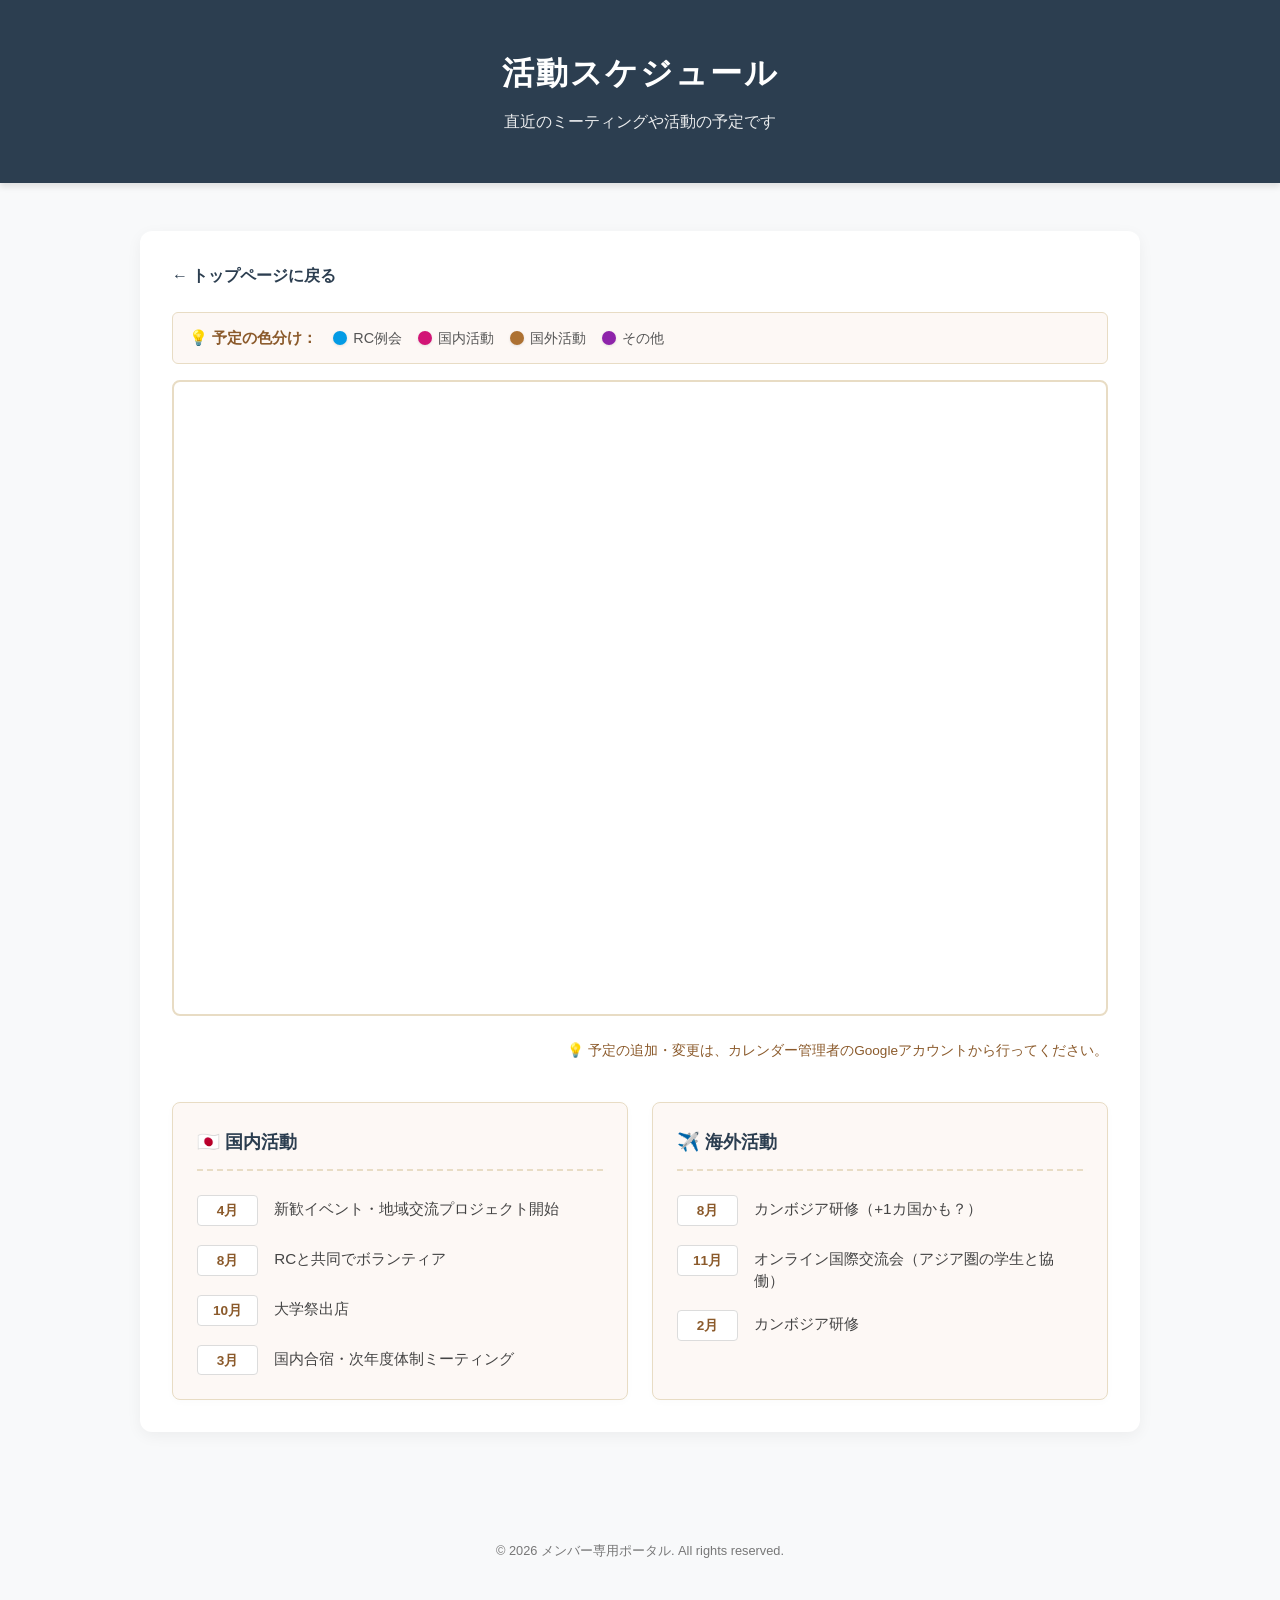
<file: schedule.html>
<!DOCTYPE html>
<html lang="ja">
<head>
    <meta charset="UTF-8">
    <meta name="viewport" content="width=device-width, initial-scale=1.0">
    <title>活動スケジュール - メンバー専用ポータル</title>
    <link rel="stylesheet" href="style.css">
</head>
<body>
    <header>
        <h1>活動スケジュール</h1>
        <p>直近のミーティングや活動の予定です</p>
    </header>

    <main>
        <div class="content-wrapper">
            <div class="back-link">
                <a href="index.html">← トップページに戻る</a>
            </div>

            <!-- ▼▼ カレンダーの色の説明（ここから追加） ▼▼ -->
            <div class="calendar-legend">
                <span class="legend-title">💡 予定の色分け：</span>
                <div class="legend-items">
                    <!-- Googleカレンダーで設定した色に合わせて「background-color」のカラーコードを変更してください -->
                    <div class="legend-item">
                        <span class="color-dot" style="background-color: #039be5;"></span> RC例会
                    </div>
                    <div class="legend-item">
                        <span class="color-dot" style="background-color: #d21476;"></span> 国内活動
                    </div>
                    <div class="legend-item">
                        <span class="color-dot" style="background-color: #ad7132;"></span> 国外活動
                    </div>
                    <div class="legend-item">
                        <span class="color-dot" style="background-color: #8e24aa;"></span> その他
                    </div>
                </div>
            </div>

            <div class="google-calendar-wrapper">
                <iframe src="https://calendar.google.com/calendar/embed?height=600&wkst=1&ctz=Asia%2FTokyo&showPrint=0&showTitle=0&src=bmFnYW5vdW5pLnJhY0BnbWFpbC5jb20&src=MjgzMDc1N2MwOTgwNTRmMTQ2NjYyOGNlZDkyNWMxYWFjMjUxMzFlN2FmYjVmZmZjMGU1NTZiM2ExNjhhOWM0M0Bncm91cC5jYWxlbmRhci5nb29nbGUuY29t&src=NDQ3NDdkMjQ2Y2Y1ODMzZDhlZmE5ZDA4ZDU3ZWZiNGEyNWRiMDY0ZWY2YTc2MzAwZDFkMmZjZDQ2ZmU3YjBkNkBncm91cC5jYWxlbmRhci5nb29nbGUuY29t&src=amEuamFwYW5lc2UjaG9saWRheUBncm91cC52LmNhbGVuZGFyLmdvb2dsZS5jb20&color=%23039be5&color=%23ad1457&color=%23795548&color=%230b8043" style="border-width:0" width="800" height="600" frameborder="0" scrolling="no"></iframe>
            </div>

            <div class="calendar-note">
                <p>💡 予定の追加・変更は、カレンダー管理者のGoogleアカウントから行ってください。</p>
            </div>

            <!-- ▼▼ 年間スケジュール ▼▼ -->
            <div class="annual-schedule-container">
                <!-- 左側：国内活動 -->
                <div class="schedule-column">
                    <h3 class="column-title domestic-title">🇯🇵 国内活動</h3>
                    <ul class="annual-list">
                        <li>
                            <span class="month-badge">4月</span>
                            <span class="event-text">新歓イベント・地域交流プロジェクト開始</span>
                        </li>
                        <li>
                            <span class="month-badge">8月</span>
                            <span class="event-text">RCと共同でボランティア</span>
                        </li>
                        <li>
                            <span class="month-badge">10月</span>
                            <span class="event-text">大学祭出店</span>
                        </li>
                        <li>
                            <span class="month-badge">3月</span>
                            <span class="event-text">国内合宿・次年度体制ミーティング</span>
                        </li>
                    </ul>
                </div>

                <!-- 右側：海外活動 -->
                <div class="schedule-column">
                    <h3 class="column-title overseas-title">✈️ 海外活動</h3>
                    <ul class="annual-list">
                        <li>
                            <span class="month-badge">8月</span>
                            <span class="event-text">カンボジア研修（+1カ国かも？）</span>
                        </li>
                        <li>
                            <span class="month-badge">11月</span>
                            <span class="event-text">オンライン国際交流会（アジア圏の学生と協働）</span>
                        </li>
                        <li>
                            <span class="month-badge">2月</span>
                            <span class="event-text">カンボジア研修</span>
                        </li>
                    </ul>
                </div>
            </div>
            <!-- ▲▲ 年間スケジュール ▲▲ -->
            
        </div>
    </main>

    <footer>
        <p>&copy; 2026 メンバー専用ポータル. All rights reserved.</p>
    </footer>
</body>
</html>
</file>
<file: style.css>
/* =========================================
   ホームページのレイアウト
   ========================================= */
/* ベースのスタイル設定 */
:root {
    --primary-color: #2c3e50; /* ヘッダーなどのメインカラー */
    --accent-color: #e67e22;  /* カードの上のアクセントカラー */
    --bg-color: #f8f9fa;      /* 背景色 */
    --card-bg: #ffffff;       /* カードの背景色 */
    --text-color: #333333;    /* 文字色 */
}

body {
    font-family: 'Helvetica Neue', Arial, 'Hiragino Kaku Gothic ProN', 'Hiragino Sans', Meiryo, sans-serif;
    background-color: var(--bg-color);
    color: var(--text-color);
    margin: 0;
    padding: 0;
    line-height: 1.6;
}

/* ヘッダー */
header { background-color: var(--primary-color); color: #ffffff; text-align: center; padding: 3rem 1rem; box-shadow: 0 4px 6px rgba(0,0,0,0.1); }
header h1 { margin: 0 0 10px 0; font-size: 2rem; letter-spacing: 2px; }
header p { margin: 0; opacity: 0.9; }

/* メインコンテンツ（カードを並べる部分） */
main { max-width: 1000px; margin: 3rem auto; padding: 0 1rem; }

/* グリッドレイアウトでカードを整列 */
.card-container { display: grid; grid-template-columns: repeat(auto-fit, minmax(280px, 1fr)); gap: 2rem; }

/* カードのデザイン */
.card {
    background-color: var(--card-bg);
    border-radius: 12px;
    padding: 2rem;
    text-decoration: none;
    color: var(--text-color);
    box-shadow: 0 4px 15px rgba(0,0,0,0.05);
    transition: transform 0.3s ease, box-shadow 0.3s ease;
    display: flex;
    flex-direction: column;
    align-items: center;
    text-align: center;
    border-top: 5px solid var(--accent-color);
}

/* ホバー時の動き */
.card:hover { transform: translateY(-5px); box-shadow: 0 8px 25px rgba(0,0,0,0.15); }
.card-icon { font-size: 3rem; margin-bottom: 1rem; }
.card h2 { font-size: 1.25rem; margin: 0 0 10px 0; color: var(--primary-color); }
.card p { font-size: 0.9rem; margin: 0; color: #666; }

/* フッター */
footer { text-align: center; padding: 2rem; margin-top: 4rem; color: #777; font-size: 0.8rem; }


/* =========================================
   共通パーツ・スケジュール表用のスタイル 
   ========================================= */
/* 白い背景の枠（コンテンツラッパー） */
.content-wrapper { background-color: var(--card-bg); border-radius: 12px; padding: 2rem; box-shadow: 0 4px 15px rgba(0,0,0,0.05); }

/* 戻るリンク */
.back-link { margin-bottom: 1.5rem; }

.back-link a { color: var(--primary-color); text-decoration: none; font-weight: bold; transition: color 0.3s ease; }

.back-link a:hover { color: var(--accent-color); }

/* スケジュール表のスタイル */
.schedule-table-container { overflow-x: auto; }
.schedule-table { width: 100%; border-collapse: collapse; min-width: 600px; }

.schedule-table th,
.schedule-table td { padding: 1.2rem 1rem; text-align: left; border-bottom: 1px solid #eeeeee; }

.schedule-table th { background-color: #f4f6f7; color: var(--primary-color); font-weight: bold; white-space: nowrap; }

/* バッジ（種別）のスタイル */
.badge { display: inline-block; padding: 0.3rem 0.8rem; border-radius: 20px; font-size: 0.85rem; font-weight: bold; color: white; white-space: nowrap; }

/* バッジの色分け */
.badge.practice { background-color: #3498db; }
.badge.meeting { background-color: #e67e22; }
.badge.event { background-color: #2ecc71; }
.badge.document { background-color: #9b59b6; } /* 提出物用など */


/* =========================================
   Googleカレンダー埋め込み用のスタイル
   ========================================= */
.google-calendar-wrapper { border: 2px solid #e8dcc4; border-radius: 8px; padding: 1rem; background-color: #ffffff; margin-bottom: 1.5rem; box-sizing: border-box;  position: relative; width: 100%; overflow: hidden; }

/* iframe（カレンダー本体）を枠にぴったり合わせる設定 */
.google-calendar-wrapper iframe { width: 100% !important; height: 600px; border: none; border-radius: 4px; display: block; }

.calendar-note { text-align: right; font-size: 0.85rem; color: #8b5a2b; }

/* カレンダーの色分け説明（凡例）用のスタイル */
.calendar-legend { background-color: #fdf8f5; border: 1px solid #e8dcc4; border-radius: 6px; padding: 0.8rem 1rem; margin-bottom: 1rem; display: flex; align-items: center; flex-wrap: wrap; gap: 1rem; }
.legend-title { font-weight: bold; color: #8b5a2b; font-size: 0.95rem; }
.legend-items { display: flex; flex-wrap: wrap; gap: 1rem; }
.legend-item { display: flex; align-items: center; font-size: 0.9rem; color: #555; }

.color-dot { display: inline-block; width: 14px; height: 14px; border-radius: 50%; margin-right: 6px; box-shadow: 0 1px 3px rgba(0,0,0,0.1); }

/* スマホ閲覧時の調整 */
@media (max-width: 600px) {
    .google-calendar-wrapper { padding: 0.5rem; }
    .google-calendar-wrapper iframe { height: 400px; }
}


/* =========================================
   年間スケジュール（左右分割）用のスタイル
   ========================================= */
.annual-schedule-container { display: flex; gap: 1.5rem; margin-top: 2.5rem; }
.schedule-column { flex: 1; background-color: #fdf8f5; border: 1px solid #e8dcc4; border-radius: 8px; padding: 1.5rem; box-shadow: 0 2px 8px rgba(0,0,0,0.02); }
.column-title { margin-top: 0; padding-bottom: 0.8rem; border-bottom: 2px dashed #e8dcc4; font-size: 1.15rem; display: flex; align-items: center; gap: 0.5rem; }

.domestic-title { color: #2c3e50; }
.overseas-title { color: #2c3e50; } 

/* 予定リストのスタイル */
.annual-list { list-style: none; padding: 0; margin: 1.5rem 0 0 0; }
.annual-list li { display: flex; align-items: flex-start; gap: 1rem; margin-bottom: 1.2rem; line-height: 1.4; }
.annual-list li:last-child { margin-bottom: 0; }

/* 月のバッジ（四角いタグ） */
.month-badge { background-color: #ffffff; border: 1px solid #dcdcdc; color: #8b5a2b; font-weight: bold; font-size: 0.85rem; padding: 0.3rem 0.6rem; border-radius: 4px; white-space: nowrap; min-width: 40px; text-align: center; }

.event-text { font-size: 0.95rem; color: #444; padding-top: 0.2rem; }

/* スマホ閲覧時の調整 */
@media (max-width: 768px) {
    .annual-schedule-container { flex-direction: column; }
}


/* =========================================
   お知らせ・連絡事項ページ用のスタイル
   ========================================= */
.announcement-section { margin-bottom: 3rem; }
.section-title { font-size: 1.3rem; color: var(--primary-color); border-bottom: 2px solid #e8dcc4; padding-bottom: 0.5rem; margin-bottom: 1.5rem; }

/* お知らせ一覧のリスト */
.notice-list { display: flex; flex-direction: column; gap: 1rem; }
.notice-item { background-color: #ffffff; border: 1px solid #e8dcc4; border-left: 5px solid #bdc3c7; border-radius: 6px; padding: 1.2rem; display: flex; flex-direction: column; gap: 0.5rem; transition: transform 0.2s, box-shadow 0.2s; }
.notice-item:hover { transform: translateX(5px); box-shadow: 0 2px 8px rgba(0,0,0,0.05); }

/* アイテムごとの左ラインの色分け（バッジと連動） */
.notice-item.document { border-left-color: #9b59b6; }
.notice-item.practice { border-left-color: #3498db; }
.notice-item.event { border-left-color: #2ecc71; }
.notice-item.meeting { border-left-color: #e67e22; }

/* 設定外のカテゴリーが来た場合の保険用バッジ色 */
.badge.default-category { background-color: #95a5a6; }
.notice-item.default-category { border-left-color: #bdc3c7; }

.notice-meta { display: flex; align-items: center; gap: 1rem; font-size: 0.85rem; color: #7f8c8d; }

.notice-body, .news-content { display: flex; flex-direction: column; gap: 0.3rem; margin-top: 0.5rem;}

.notice-item-title, .news-title { margin: 0; font-size: 1.05rem; color: var(--primary-color); line-height: 1.4;}

/* 説明文のデザイン */
.notice-item-desc, .news-desc { margin: 0.6rem 0 0 0; font-size: 0.9rem; color: #555; line-height: 1.6; background-color: #fcf9f5; padding: 0.8rem; border-radius: 6px; border-left: 3px solid #e0bd9b; }


/* =========================================
   メンバー名簿ページ用のスタイル
   ========================================= */
/* 名簿をカード状に並べるグリッド */
.member-grid { display: grid; grid-template-columns: repeat(auto-fit, minmax(260px, 1fr)); gap: 2rem; margin-top: 1.5rem; }

/* 個別のメンバーカード */
.member-card { background-color: #ffffff; border: 2px solid #e8dcc4; border-radius: 12px; padding: 2rem 1.5rem; text-align: center; transition: transform 0.2s ease, box-shadow 0.2s ease; display: flex; flex-direction: column; align-items: center; }
.member-card:hover { transform: translateY(-5px); box-shadow: 0 8px 20px rgba(139, 90, 43, 0.1); }

/* アイコン（顔写真の代わり） */
.member-icon { width: 80px; height: 80px; background-color: #fdf8f5; border: 3px solid #e0bd9b; border-radius: 50%; margin-bottom: 1.2rem; display: flex; align-items: center; justify-content: center; font-size: 2.5rem; }

/* 名前と役職 */
.member-name { margin: 0 0 0.5rem 0; font-size: 1.3rem; color: var(--primary-color); display: flex; flex-direction: column; align-items: center; gap: 0.5rem; }
.member-role { font-size: 0.8rem; padding: 0.2rem 0.6rem; border-radius: 12px; background-color: #eee; color: #555; font-weight: normal; }

/* 役職ごとの色分け */
.member-role.president { background-color: #ffcccc; color: #c0392b; }
.member-role.secretary { background-color: #dae8fc; color: #2980b9; }
.member-role.treasurer { background-color: #fff2cc; color: #b8860b; }
.member-role.president-elect { background-color: #e1d5e7; color: #8e44ad; }
.member-role.sub-secretary { background-color: #d5e8d4; color: #27ae60; }

/* 学部・学年 */
.member-dept { margin: 0 0 1rem 0; font-size: 0.9rem; color: #7f8c8d; }

/* 趣味・特技などのタグ */
.member-tags { display: flex; flex-wrap: wrap; justify-content: center; gap: 0.5rem; margin-bottom: 1rem; }

.tag { font-size: 0.75rem; background-color: #f1f2f6; color: #57606f; padding: 0.3rem 0.8rem; border-radius: 20px; border: 1px solid #dfe4ea; }

/* ひとことコメント */
.member-comment { margin: 0; font-size: 0.9rem; color: #444; line-height: 1.6; text-align: left; background-color: #fdf8f5; padding: 1rem; border-radius: 8px; width: 100%; box-sizing: border-box; }


/* =========================================
   資料・活動記録ページ用のスタイル
   ========================================= */
.drive-note { background-color: #fdf8f5; border-left: 5px solid #e0bd9b; padding: 1.2rem; border-radius: 4px; margin-bottom: 2rem; box-shadow: 0 2px 5px rgba(0,0,0,0.02); }
.drive-note strong { color: #8b5a2b; font-size: 1.1rem; display: block; margin-bottom: 0.5rem; }
.drive-note p { margin: 0; font-size: 0.95rem; color: #555; line-height: 1.5; }

/* Googleドライブを埋め込む枠 */
.google-drive-wrapper { border: 2px solid #e8dcc4; border-radius: 8px; padding: 1rem; background-color: #ffffff; margin-bottom: 1rem; box-sizing: border-box; position: relative; width: 100%; overflow: hidden; }
.google-drive-wrapper iframe { width: 100% !important; height: 500px; border: none; border-radius: 4px; display: block; }

/* スマホ閲覧時の調整 */
@media (max-width: 600px) {
    .google-drive-wrapper { padding: 0.5rem; }
    .google-drive-wrapper iframe { height: 400px; }
}


/* =========================================
   RC概要ページ用のスタイル
   ========================================= */
.about-section { margin-bottom: 3.5rem; }

/* 概要文のスタイル */
.about-text { font-size: 1.05rem; line-height: 1.8; color: #444; background-color: #fdf8f5; padding: 1.5rem; border-radius: 8px; border-left: 5px solid #e0bd9b; margin-top: 1rem; }

/* 3本柱を並べるグリッド */
.pillar-container { display: grid; grid-template-columns: repeat(auto-fit, minmax(240px, 1fr)); gap: 1.5rem; margin-top: 1.5rem; }

/* 柱のカードデザイン */
.pillar-card { background-color: #ffffff; border: 1px solid #e8dcc4; border-radius: 12px; padding: 1.5rem; text-align: center; box-shadow: 0 4px 6px rgba(0,0,0,0.02); transition: transform 0.3s ease; }
.pillar-card:hover { transform: translateY(-5px); }
.pillar-icon { font-size: 3rem; margin-bottom: 1rem; }
.pillar-card h3 { color: var(--primary-color); font-size: 1.15rem; margin-top: 0; margin-bottom: 1rem; border-bottom: 2px dashed #e8dcc4; padding-bottom: 0.5rem; }
.pillar-card p { font-size: 0.9rem; color: #555; line-height: 1.6; text-align: left; margin: 0; }

/* ルールリストのスタイル */
.rule-list { display: flex; flex-direction: column; gap: 1rem; margin-top: 1rem; }
.rule-item { background-color: #ffffff; border: 1px solid #e8dcc4; padding: 1.2rem; border-radius: 8px; }
.rule-item h4 { margin: 0 0 0.5rem 0; color: #8b5a2b; font-size: 1.05rem; }
.rule-item p { margin: 0; color: #555; font-size: 0.95rem; }


/* =========================================
   ロータリーのグループ分け用のスタイル
   ========================================= */
.rotary-activities { margin-bottom: 3rem; }
.rotary-groups-section { margin-bottom: 4rem; }

/* グループカードを横に並べる魔法のグリッド */
.groups-container { display: grid; grid-template-columns: repeat(auto-fit, minmax(200px, 1fr)); gap: 1.5rem; }

/* 個別のグループカード */
.group-card { background-color: #ffffff; border: 1px solid #e8dcc4; border-top: 4px solid var(--primary-color); border-radius: 8px; padding: 1.5rem; box-shadow: 0 3px 10px rgba(0,0,0,0.03); transition: transform 0.2s ease; }
.group-card:hover { transform: translateY(-3px); }
.group-title { margin: 0 0 1rem 0; font-size: 1.1rem; color: var(--primary-color); border-bottom: 1px dashed #dcdcdc; padding-bottom: 0.5rem; }

/* 縦型のリスト設定 */
.group-list { list-style: none; padding: 0; margin: 0; display: flex; flex-direction: column; gap: 0.4rem; }
.group-list li { font-size: 0.95rem; color: #555; position: relative; padding-left: 1rem; }

/* おしゃれなリストマーカー（・） */
.group-list li::before { content: '▶︎'; position: absolute; left: 0; color: #e0bd9b; font-size: 0.7rem; top: 50%; transform: translateY(-50%); }

/* ▼ 復元：グループリスト内のリンク設定 ▼ */
.group-list a { color: var(--primary-color); text-decoration: none; transition: color 0.2s ease, padding-left 0.2s ease; }
.group-list a:hover { color: var(--accent-color); text-decoration: underline; padding-left: 3px; }


/* =========================================
   ロータリークラブ系統図（コンパクト・スクロール版）
   ========================================= */
.rotary-tree-section { margin-bottom: 3rem; }

/* スクロールできる専用の枠 */
.tree-scroll-box { max-height: 500px; overflow-y: auto; overflow-x: auto; background-color: #fafafa; border: 2px solid #e8dcc4; border-radius: 8px; padding: 1.5rem; box-shadow: inset 0 2px 5px rgba(0,0,0,0.02); scrollbar-width: thin; scrollbar-color: #dcdcdc #fafafa; }
.tree-scroll-box::-webkit-scrollbar { width: 8px; height: 8px; }
.tree-scroll-box::-webkit-scrollbar-thumb { background-color: #dcdcdc; border-radius: 4px; }

/* 松本系統と飯田系統を（画面が広ければ）横に並べる */
.tree { display: flex; flex-wrap: wrap; gap: 3rem; align-items: flex-start; }
.tree > ul { margin: 0; padding: 0; }

/* ツリーの線と余白（限界までコンパクトに） */
.tree ul { list-style: none; padding-left: 20px; position: relative; }
.tree li { position: relative; padding-top: 5px; padding-bottom: 5px; padding-left: 25px; }

/* 縦線 */
.tree li::before { content: ''; position: absolute; top: 0; bottom: 0; left: 0; border-left: 2px solid #bdc3c7; }

/* 横線 */
.tree li::after { content: ''; position: absolute; top: 26px; left: 0; width: 25px; border-top: 2px solid #bdc3c7; }
.tree li:last-child::before { bottom: auto; height: 26px; }

.tree > ul > li::before, 
.tree > ul > li::after { display: none; }

.tree > ul > li { padding-left: 0; }

/* ----- カードのデザイン（CSS Gridで横長コンパクトに） ----- */
.node { 
    display: grid; 
    grid-template-columns: 1fr auto; 
    grid-template-rows: auto auto; 
    column-gap: 15px; 
    align-items: center; 
    background-color: #ffffff; 
    border: 1px solid #dcdcdc; 
    border-radius: 6px; 
    padding: 0.5rem 0.8rem; 
    text-decoration: none; 
    transition: all 0.2s ease; 
    min-width: 210px; 
    position: relative; 
    z-index: 1; 
}

.node:hover { transform: translateX(3px); border-color: var(--accent-color); box-shadow: 0 3px 8px rgba(230, 126, 34, 0.15); }
.node h3 { grid-column: 1 / 2; grid-row: 1 / 2; margin: 0; font-size: 0.95rem; color: var(--primary-color); }
.node p { grid-column: 1 / 2; grid-row: 2 / 3; margin: 0; font-size: 0.75rem; color: #7f8c8d; }

/* 「サイトへ」ボタンを右側に寄せる */
.node .link-text { grid-column: 2 / 3; grid-row: 1 / 3; font-size: 0.75rem; background-color: #e0bd9b; color: white; padding: 0.3rem 0.6rem; border-radius: 4px; font-weight: bold; transition: background-color 0.2s; }
.node:hover .link-text { background-color: var(--accent-color); }


/* =========================================
   地区組織図（画像直接添付）用のスタイル
   ========================================= */
/* エリア全体の余白 */
.organization-chart-section { margin-bottom: 3.5rem; }

/* 画像を囲む額縁（カード状のコンテナ） */
.attached-image-wrapper {
    margin-top: 1.5rem;
    text-align: center;
    border: 2px solid #e8dcc4;    
    padding: 0.8rem;              
    background-color: #ffffff;     
    border-radius: 12px; 
    box-shadow: 0 4px 15px rgba(139, 90, 43, 0.05); 
    overflow: hidden;
}

/* 添付画像自体の設定 */
.attached-image { max-width: 100%; height: auto; border-radius: 6px; display: block; margin: 0 auto; transition: transform 0.2s ease, opacity 0.2s ease; }

/* 画像にカーソルを乗せたとき（タップしたとき）の動き */
.attached-image:hover { opacity: 0.9; transform: scale(1.01); cursor: pointer; }

/* 画像の下に表示する注意書き */
.image-caption { font-size: 0.85rem; color: #7f8c8d; text-align: right; margin-top: 0.6rem; padding-right: 0.5rem; }

/* スマホ閲覧時（画面幅が600px以下）の微調整 */
@media (max-width: 600px) {
    .attached-image-wrapper {
        padding: 0.5rem;           /* スマホでは余白を少し狭くして画像を大きく見せる */
        border-radius: 8px;
    }
    .image-caption {
        text-align: center;        /* スマホでは中央寄せの方が見やすい */
    }
}


/* =========================================
   Googleマップ埋め込み用のスタイル
   ========================================= */
.map-wrapper { position: relative; padding-bottom: 56.25%; height: 0; overflow: hidden; margin-top: 1.5rem; border-radius: 6px; border: 1px solid #e8dcc4; }

.map-wrapper iframe { position: absolute; top: 0; left: 0; width: 100% !important; height: 100% !important; border: none; }

/* =========================================
   全体マップ用のスタイル調整
   ========================================= */
.all-clubs-map-section { margin-top: 4rem; padding-top: 3rem; border-top: 2px dashed #e8dcc4; }
.map-title { font-size: 1.3rem; color: var(--primary-color); margin-bottom: 0.5rem; text-align: center; }

/* 全体マップは高さをしっかり出して見やすくする */
.map-wrapper.large-map { padding-bottom: 60%; box-shadow: 0 4px 12px rgba(0,0,0,0.05); }

/* スマホ閲覧時の調整 */
@media (max-width: 600px) {
    .map-wrapper.large-map { 
        padding-bottom: 120%; 
    }
}
</file>
